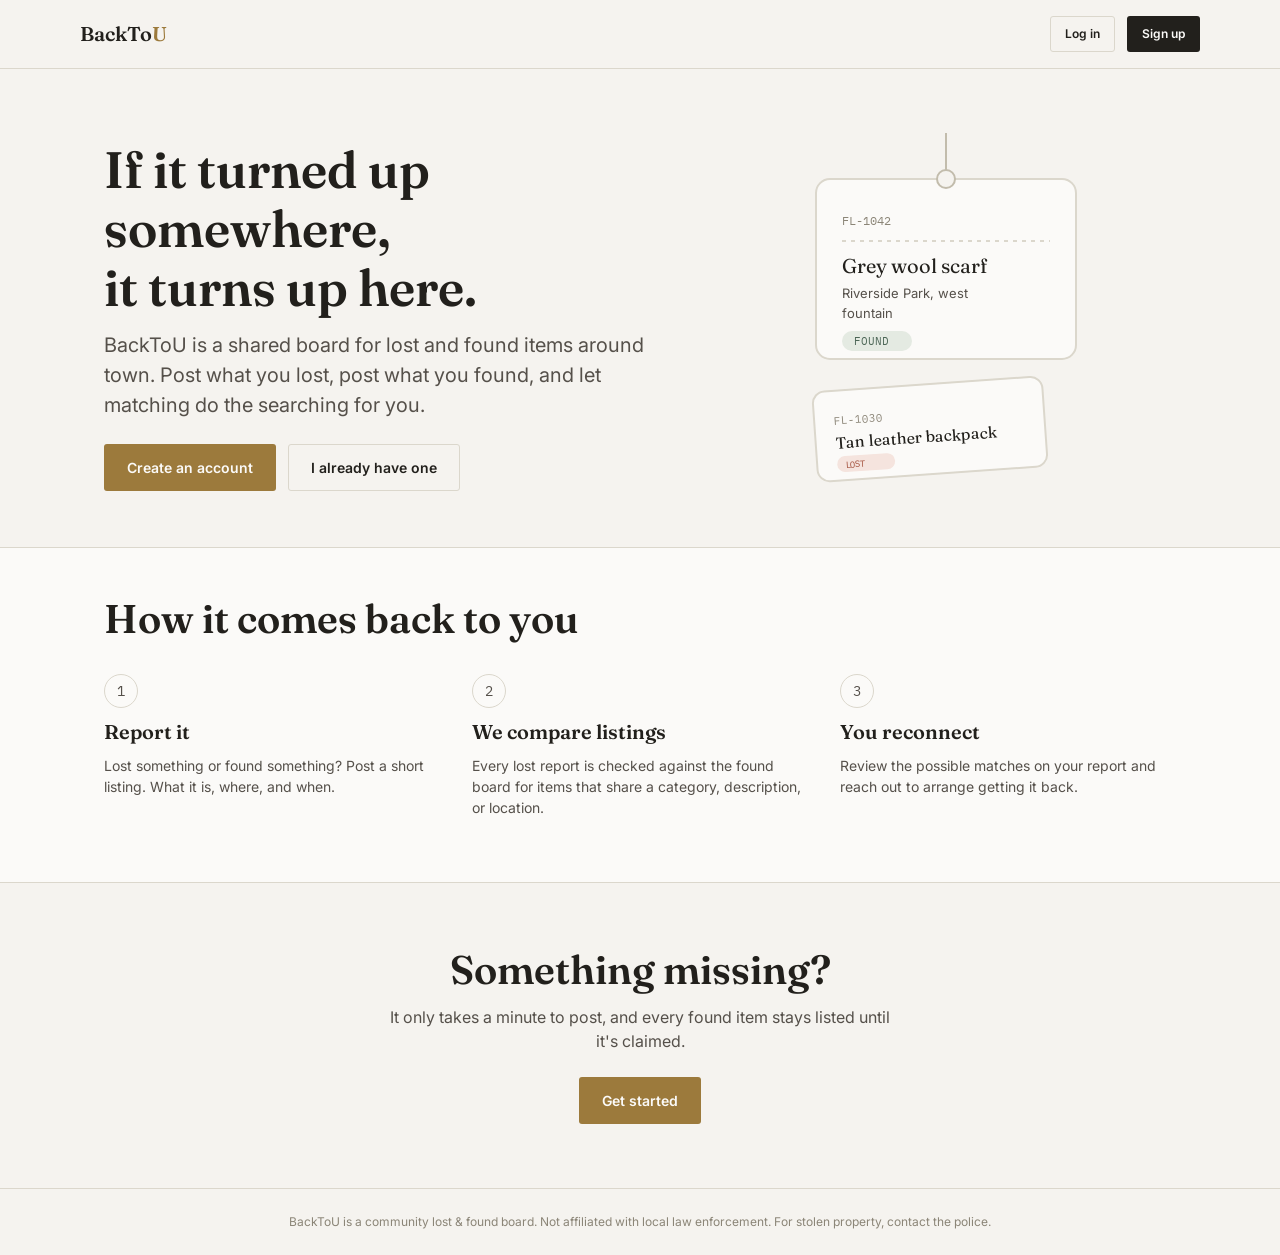
<file: index.html>
<!DOCTYPE html>
<html lang="en">
<head>
<meta charset="UTF-8">
<meta name="viewport" content="width=device-width, initial-scale=1.0">
<title>BackToU: reunite people with what they lost</title>
<link rel="stylesheet" href="css/variables.css">
<link rel="stylesheet" href="css/base.css">
<link rel="stylesheet" href="css/components.css">
<link rel="stylesheet" href="css/landing.css">
</head>
<body>

<header class="landing-header">
  <div class="container landing-header-inner">
    <a href="index.html" class="brand">BackTo<span>U</span></a>
    <nav class="landing-nav">
      <a href="login.html" class="btn btn-ghost btn-sm">Log in</a>
      <a href="signup.html" class="btn btn-primary btn-sm">Sign up</a>
    </nav>
  </div>
</header>

<main>
  <section class="hero">
    <div class="container hero-inner">
      <div class="hero-copy">
        <h1>If it turned up somewhere,<br>it turns up here.</h1>
        <p class="hero-lede">BackToU is a shared board for lost and found items around town. Post what you lost, post what you found, and let matching do the searching for you.</p>
        <div class="hero-actions">
          <a href="signup.html" class="btn btn-accent">Create an account</a>
          <a href="login.html" class="btn btn-ghost">I already have one</a>
        </div>
      </div>
      <div class="hero-art" aria-hidden="true">
        <svg viewBox="0 0 320 360" width="100%" role="img">
          <line x1="160" y1="0" x2="160" y2="46" stroke="var(--stone-300)" stroke-width="2"/>
          <g>
            <rect x="30" y="46" width="260" height="180" rx="14" fill="var(--stone-0)" stroke="var(--stone-200)" stroke-width="2"/>
            <circle cx="160" cy="46" r="9" fill="var(--bg)" stroke="var(--stone-300)" stroke-width="2"/>
            <text x="56" y="92" font-family="IBM Plex Mono, monospace" font-size="12" fill="var(--ink-faint)">FL-1042</text>
            <line x1="56" y1="108" x2="264" y2="108" stroke="var(--stone-200)" stroke-width="2" stroke-dasharray="4 5"/>
            <text x="56" y="140" font-family="Fraunces, serif" font-size="20" fill="var(--ink)">Grey wool scarf</text>
            <text x="56" y="165" font-family="Inter, sans-serif" font-size="13" fill="var(--ink-muted)">Riverside Park, west</text>
            <text x="56" y="185" font-family="Inter, sans-serif" font-size="13" fill="var(--ink-muted)">fountain</text>
            <rect x="56" y="198" width="70" height="20" rx="10" fill="var(--found-moss-bg)"/>
            <text x="68" y="212" font-family="IBM Plex Mono, monospace" font-size="11" fill="var(--found-moss)">FOUND</text>
          </g>
          <g transform="translate(30 250) rotate(-4 130 60)">
            <rect x="0" y="0" width="230" height="90" rx="12" fill="var(--stone-0)" stroke="var(--stone-200)" stroke-width="2"/>
            <text x="20" y="34" font-family="IBM Plex Mono, monospace" font-size="11" fill="var(--ink-faint)">FL-1030</text>
            <text x="20" y="58" font-family="Fraunces, serif" font-size="16" fill="var(--ink)">Tan leather backpack</text>
            <rect x="20" y="66" width="58" height="16" rx="8" fill="var(--lost-rust-bg)"/>
            <text x="28" y="78" font-family="IBM Plex Mono, monospace" font-size="9" fill="var(--lost-rust)">LOST</text>
          </g>
        </svg>
      </div>
    </div>
  </section>

  <section class="how">
    <div class="container">
      <h2>How it comes back to you</h2>
      <ol class="how-steps">
        <li>
          <span class="how-num">1</span>
          <h3>Report it</h3>
          <p>Lost something or found something? Post a short listing. What it is, where, and when.</p>
        </li>
        <li>
          <span class="how-num">2</span>
          <h3>We compare listings</h3>
          <p>Every lost report is checked against the found board for items that share a category, description, or location.</p>
        </li>
        <li>
          <span class="how-num">3</span>
          <h3>You reconnect</h3>
          <p>Review the possible matches on your report and reach out to arrange getting it back.</p>
        </li>
      </ol>
    </div>
  </section>

  <section class="cta-band">
    <div class="container cta-band-inner">
      <h2>Something missing?</h2>
      <p>It only takes a minute to post, and every found item stays listed until it's claimed.</p>
      <a href="signup.html" class="btn btn-accent">Get started</a>
    </div>
  </section>
</main>

<footer class="landing-footer">
  <div class="container">
    <p>BackToU is a community lost &amp; found board. Not affiliated with local law enforcement. For stolen property, contact the police.</p>
  </div>
</footer>

</body>
</html>
</file>
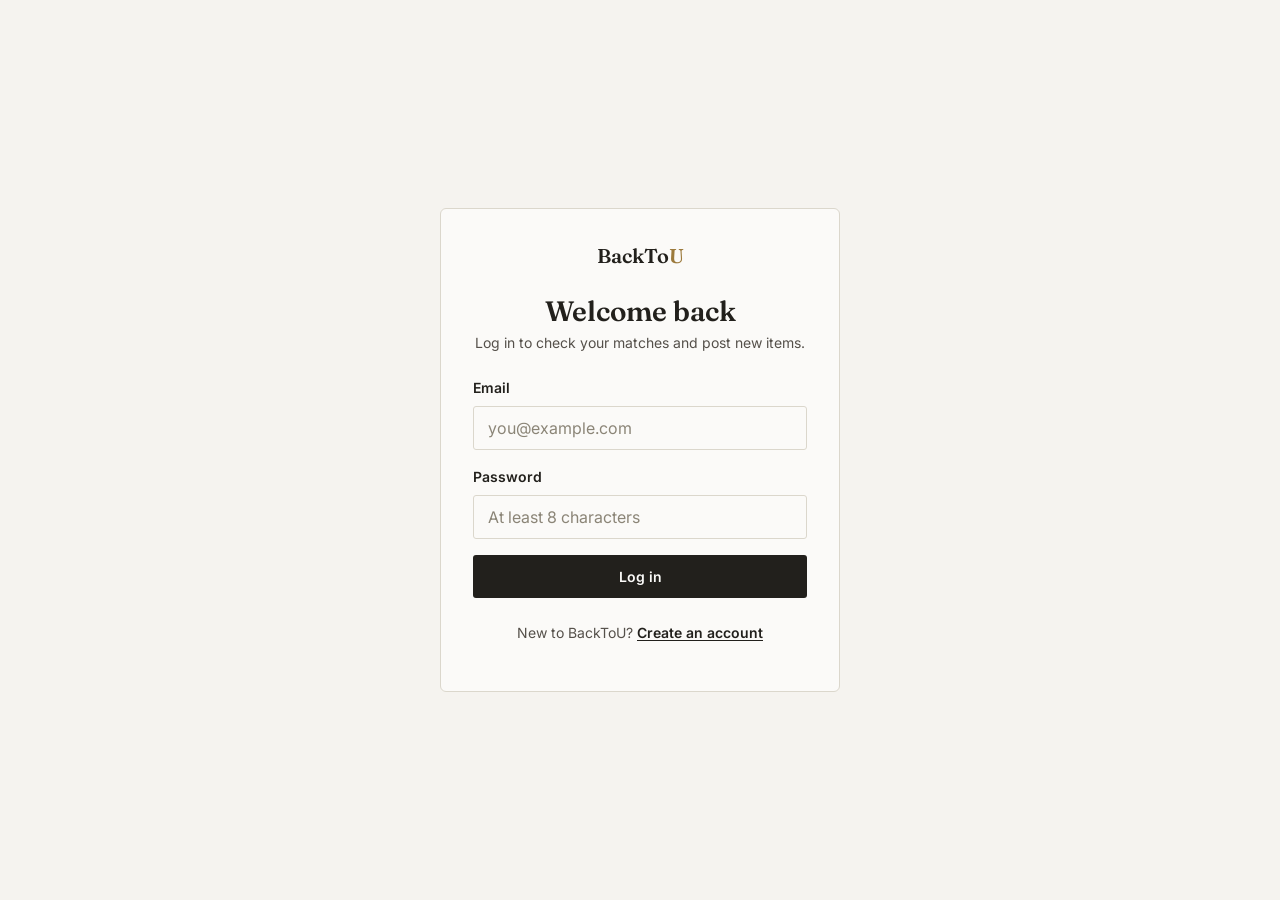
<file: create-item.html>
<!DOCTYPE html>
<html lang="en">
<head>
<meta charset="UTF-8">
<meta name="viewport" content="width=device-width, initial-scale=1.0">
<title>BackToU: Post an item</title>
<link rel="stylesheet" href="css/variables.css">
<link rel="stylesheet" href="css/base.css">
<link rel="stylesheet" href="css/components.css">
<link rel="stylesheet" href="css/app.css">
<link rel="stylesheet" href="css/forms.css">
</head>
<body>

<header class="app-header">
  <div class="container app-header-inner">
    <a href="main.html" class="brand">BackTo<span>U</span></a>
    <div class="header-spacer"></div>
    <button class="burger-btn" data-burger-open aria-label="Open menu" aria-expanded="false" aria-controls="nav-drawer">
      <svg width="20" height="20" viewBox="0 0 24 24" fill="none" stroke="currentColor" stroke-width="2"><line x1="3" y1="6" x2="21" y2="6"/><line x1="3" y1="12" x2="21" y2="12"/><line x1="3" y1="18" x2="21" y2="18"/></svg>
    </button>
  </div>
</header>

<div class="nav-scrim" data-nav-scrim></div>
<aside class="nav-drawer" id="nav-drawer" data-nav-drawer aria-label="Main menu">
  <div class="nav-drawer-head">
    <span class="brand">Menu</span>
    <button class="nav-close" data-burger-close aria-label="Close menu">
      <svg width="16" height="16" viewBox="0 0 24 24" fill="none" stroke="currentColor" stroke-width="2"><line x1="18" y1="6" x2="6" y2="18"/><line x1="6" y1="6" x2="18" y2="18"/></svg>
    </button>
  </div>
  <ul class="nav-links">
    <li><a href="main.html"><svg width="18" height="18" viewBox="0 0 24 24" fill="none" stroke="currentColor" stroke-width="2"><path d="M9 21V13a1 1 0 011-1h4a1 1 0 011 1v8"/><path d="M3 10l9-7 9 7"/></svg>Home</a></li>
    <li><a href="found-items.html"><svg width="18" height="18" viewBox="0 0 24 24" fill="none" stroke="currentColor" stroke-width="2"><path d="M20 7l-8-4-8 4 8 4 8-4z"/><path d="M4 7v10l8 4 8-4V7"/></svg>Found items</a></li>
    <li><a href="lost-items.html"><svg width="18" height="18" viewBox="0 0 24 24" fill="none" stroke="currentColor" stroke-width="2"><circle cx="11" cy="11" r="7"/><line x1="21" y1="21" x2="16.65" y2="16.65"/></svg>Lost items</a></li>
    <li><a href="create-item.html"><svg width="18" height="18" viewBox="0 0 24 24" fill="none" stroke="currentColor" stroke-width="2"><line x1="12" y1="5" x2="12" y2="19"/><line x1="5" y1="12" x2="19" y2="12"/></svg>Post a lost/found item</a></li>
    <li><a href="matches.html"><svg width="18" height="18" viewBox="0 0 24 24" fill="none" stroke="currentColor" stroke-width="2"><path d="M12 21s-7-4.35-9.5-8.5C1 9 2.5 5.5 6 5c2-.3 3.5.8 6 3.3C14.5 5.8 16 4.7 18 5c3.5.5 5 4 3.5 7.5C19 16.65 12 21 12 21z"/></svg>My matches</a></li>
  </ul>
  <div class="nav-foot">
    <div class="nav-user">
      <div class="nav-avatar" data-user-avatar>?</div>
      <div>
        <div class="nav-user-name" data-user-name>Signed in</div>
        <div class="nav-user-email" data-user-email></div>
      </div>
    </div>
    <button class="btn btn-ghost btn-block btn-sm" data-logout>Log out</button>
  </div>
</aside>

<main class="app-main">
  <div class="container form-shell">
    <div class="page-head">
      <div>
        <h1 data-form-heading>Post an item</h1>
        <p data-form-sub>Tell us what happened. The more specific the description and location, the easier it is to match.</p>
      </div>
    </div>

    <div class="alert alert-success" data-form-success role="status">Posted! Redirecting…</div>

    <div class="form-card">
      <form id="create-form" novalidate>
        <div class="field">
          <label>Type of post</label>
          <div class="radio-row">
            <label class="radio-card">
              <input type="radio" name="type" value="found" checked>
              <div class="kind">Found</div>
              <div class="desc">You found something and want to report it</div>
            </label>
            <label class="radio-card">
              <input type="radio" name="type" value="lost">
              <div class="kind">Lost</div>
              <div class="desc">You lost something and want to be matched</div>
            </label>
          </div>
        </div>

        <div class="field" data-field="title">
          <label for="title">Item title</label>
          <input type="text" id="title" name="title" placeholder="e.g. Grey wool scarf" required>
          <p class="error">Enter a short title for the item.</p>
        </div>

        <div class="field" data-field="category">
          <label for="category">Category</label>
          <select id="category" name="category" required>
            <option value="">Select a category</option>
            <option>Bags</option>
            <option>Clothing</option>
            <option>Electronics</option>
            <option>Keys</option>
            <option>Jewelry</option>
            <option>Accessories</option>
            <option>Sports</option>
            <option>Documents</option>
            <option>Other</option>
          </select>
          <p class="error">Choose a category.</p>
        </div>

        <div class="field-row">
          <div class="field" data-field="date">
            <label for="date" data-date-label>Date found</label>
            <input type="date" id="date" name="date" required>
            <p class="error">Choose the date it was lost or found.</p>
          </div>
          <div class="field" data-field="end_date">
            <label for="end_date">To <span class="hint-inline">(optional)</span></label>
            <input type="date" id="end_date" name="end_date">
            <p class="error">Choose a date after the first one.</p>
          </div>
        </div>

        <div class="field-row">
          <div class="field" data-field="brand">
            <label for="brand">Brand <span class="hint-inline">(optional)</span></label>
            <input type="text" id="brand" name="brand" maxlength="100" placeholder="e.g. Fjallraven">
          </div>
          <div class="field" data-field="colors">
            <label for="colors">Colors</label>
            <input type="text" id="colors" name="colors" placeholder="e.g. grey, black" required>
            <p class="error">Enter at least one color. Each color must be 20 characters or fewer.</p>
          </div>
        </div>

        <div class="field" data-field="location">
          <label for="location">Location</label>
          <input type="text" id="location" name="location" placeholder="e.g. Riverside Park, west fountain" required>
          <p class="error">Enter where it was lost or found.</p>
        </div>

        <div class="field" data-field="description">
          <label for="description">Description <span class="hint-inline">(optional)</span></label>
          <textarea id="description" name="description" maxlength="2000" placeholder="Distinguishing details…"></textarea>
          <p class="error">Description must be 2,000 characters or fewer.</p>
        </div>

        <div class="field" data-field="photo">
          <label for="photo">Photo <span class="hint-inline">(optional)</span></label>
          <div class="photo-drop">
            <input type="file" id="photo" accept="image/jpeg,image/png,image/webp" data-photo-input>
            <span>Click to choose a photo</span>
          </div>
          <img class="photo-preview" data-photo-preview alt="Photo preview" hidden>
          <p class="error" data-photo-error></p>
        </div>

        <div class="alert alert-error" data-form-alert role="alert"></div>

        <div class="form-actions">
          <a href="main.html" class="btn btn-ghost" data-form-cancel>Cancel</a>
          <button type="submit" class="btn btn-accent">
            <span data-btn-label>Post item</span>
          </button>
        </div>
      </form>
    </div>
  </div>
</main>

<script src="js/utils.js"></script>
<script src="js/models.js"></script>
<script src="js/api.js"></script>
<script src="js/auth.js"></script>
<script src="js/nav.js"></script>
<script src="js/photo.js"></script>
<script src="js/create-item.js"></script>
</body>
</html>
</file>
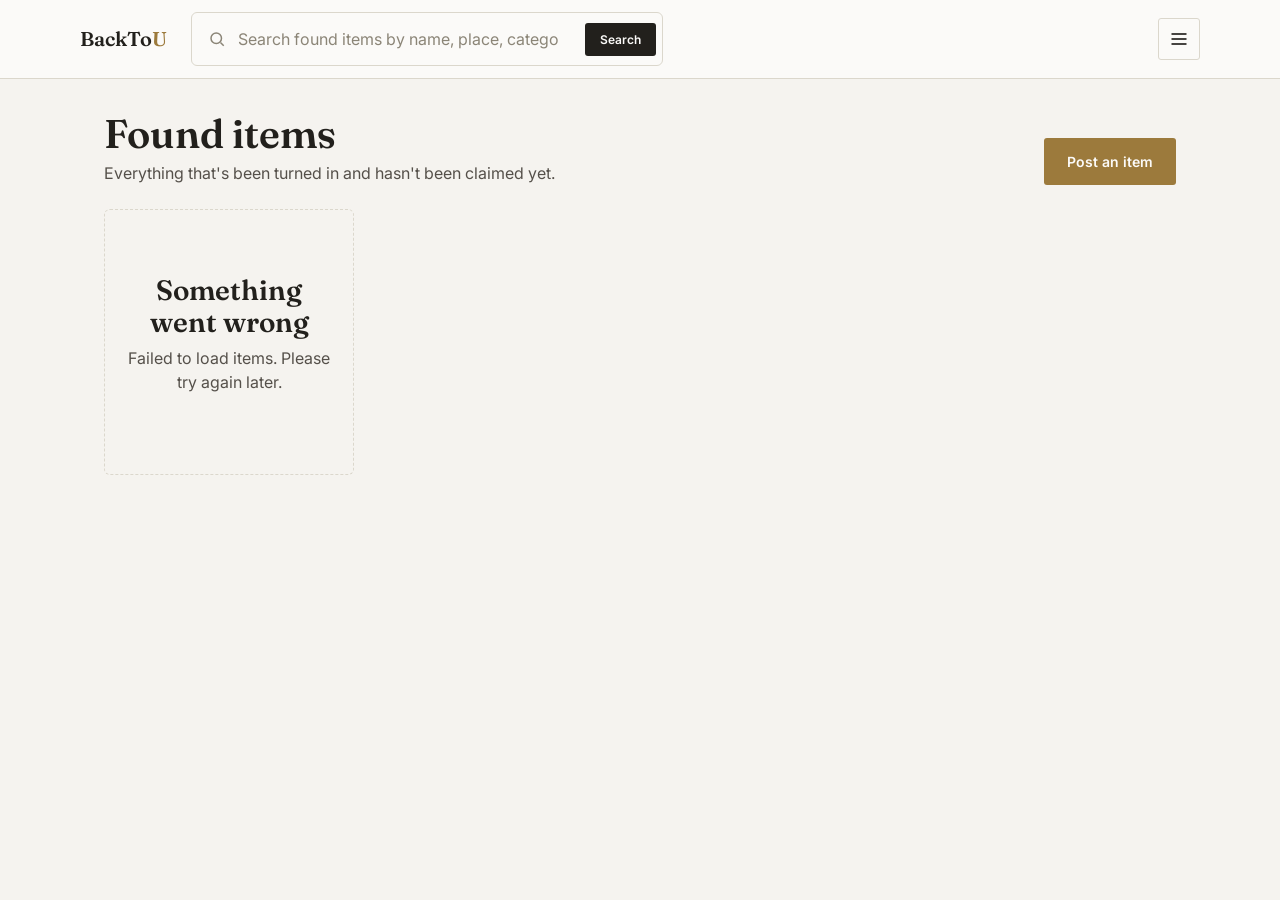
<file: found-items.html>
<!DOCTYPE html>
<html lang="en">
<head>
<meta charset="UTF-8">
<meta name="viewport" content="width=device-width, initial-scale=1.0">
<title>BackToU: Found items</title>
<link rel="stylesheet" href="css/variables.css">
<link rel="stylesheet" href="css/base.css">
<link rel="stylesheet" href="css/components.css">
<link rel="stylesheet" href="css/app.css">
</head>
<body data-item-type="found">

<header class="app-header">
  <div class="container app-header-inner">
    <a href="main.html" class="brand">BackTo<span>U</span></a>

    <form class="search-bar" role="search" id="search-form">
      <svg width="18" height="18" viewBox="0 0 24 24" fill="none" stroke="currentColor" stroke-width="2"><circle cx="11" cy="11" r="7"/><line x1="21" y1="21" x2="16.65" y2="16.65"/></svg>
      <input type="search" id="search-input" placeholder="Search found items by name, place, category…" aria-label="Search found items">
      <button type="submit" class="btn btn-primary btn-sm">Search</button>
    </form>

    <div class="header-spacer"></div>

    <button class="burger-btn" data-burger-open aria-label="Open menu" aria-expanded="false" aria-controls="nav-drawer">
      <svg width="20" height="20" viewBox="0 0 24 24" fill="none" stroke="currentColor" stroke-width="2"><line x1="3" y1="6" x2="21" y2="6"/><line x1="3" y1="12" x2="21" y2="12"/><line x1="3" y1="18" x2="21" y2="18"/></svg>
    </button>
  </div>
</header>

<div class="nav-scrim" data-nav-scrim></div>
<aside class="nav-drawer" id="nav-drawer" data-nav-drawer aria-label="Main menu">
  <div class="nav-drawer-head">
    <span class="brand">Menu</span>
    <button class="nav-close" data-burger-close aria-label="Close menu">
      <svg width="16" height="16" viewBox="0 0 24 24" fill="none" stroke="currentColor" stroke-width="2"><line x1="18" y1="6" x2="6" y2="18"/><line x1="6" y1="6" x2="18" y2="18"/></svg>
    </button>
  </div>
  <ul class="nav-links">
    <li><a href="main.html"><svg width="18" height="18" viewBox="0 0 24 24" fill="none" stroke="currentColor" stroke-width="2"><path d="M9 21V13a1 1 0 011-1h4a1 1 0 011 1v8"/><path d="M3 10l9-7 9 7"/></svg>Home</a></li>
    <li><a href="found-items.html"><svg width="18" height="18" viewBox="0 0 24 24" fill="none" stroke="currentColor" stroke-width="2"><path d="M20 7l-8-4-8 4 8 4 8-4z"/><path d="M4 7v10l8 4 8-4V7"/></svg>Found items</a></li>
    <li><a href="lost-items.html"><svg width="18" height="18" viewBox="0 0 24 24" fill="none" stroke="currentColor" stroke-width="2"><circle cx="11" cy="11" r="7"/><line x1="21" y1="21" x2="16.65" y2="16.65"/></svg>Lost items</a></li>
    <li><a href="create-item.html"><svg width="18" height="18" viewBox="0 0 24 24" fill="none" stroke="currentColor" stroke-width="2"><line x1="12" y1="5" x2="12" y2="19"/><line x1="5" y1="12" x2="19" y2="12"/></svg>Post a lost/found item</a></li>
    <li><a href="matches.html"><svg width="18" height="18" viewBox="0 0 24 24" fill="none" stroke="currentColor" stroke-width="2"><path d="M12 21s-7-4.35-9.5-8.5C1 9 2.5 5.5 6 5c2-.3 3.5.8 6 3.3C14.5 5.8 16 4.7 18 5c3.5.5 5 4 3.5 7.5C19 16.65 12 21 12 21z"/></svg>My matches</a></li>
  </ul>
  <div class="nav-foot">
    <div class="nav-user">
      <div class="nav-avatar" data-user-avatar>?</div>
      <div>
        <div class="nav-user-name" data-user-name>Signed in</div>
        <div class="nav-user-email" data-user-email></div>
      </div>
    </div>
    <button class="btn btn-ghost btn-block btn-sm" data-logout>Log out</button>
  </div>
</aside>

<main class="app-main">
  <div class="container">
    <div class="page-head">
      <div>
        <h1>Found items</h1>
        <p>Everything that's been turned in and hasn't been claimed yet.</p>
      </div>
      <a href="create-item.html" class="btn btn-accent">Post an item</a>
    </div>

    <form class="search-bar mobile-search" role="search" id="search-form-mobile">
      <svg width="18" height="18" viewBox="0 0 24 24" fill="none" stroke="currentColor" stroke-width="2"><circle cx="11" cy="11" r="7"/><line x1="21" y1="21" x2="16.65" y2="16.65"/></svg>
      <input type="search" placeholder="Search found items…" aria-label="Search found items">
      <button type="submit" class="btn btn-primary btn-sm">Go</button>
    </form>

    <p class="results-count" id="results-count"></p>
    <div class="card-grid" id="item-grid"></div>
  </div>
</main>

<script src="js/utils.js"></script>
<script src="js/models.js"></script>
<script src="js/api.js"></script>
<script src="js/auth.js"></script>
<script src="js/nav.js"></script>
<script src="js/photo.js"></script>
<script src="js/render.js"></script>
<script src="js/item-list-page.js"></script>
</body>
</html>
</file>
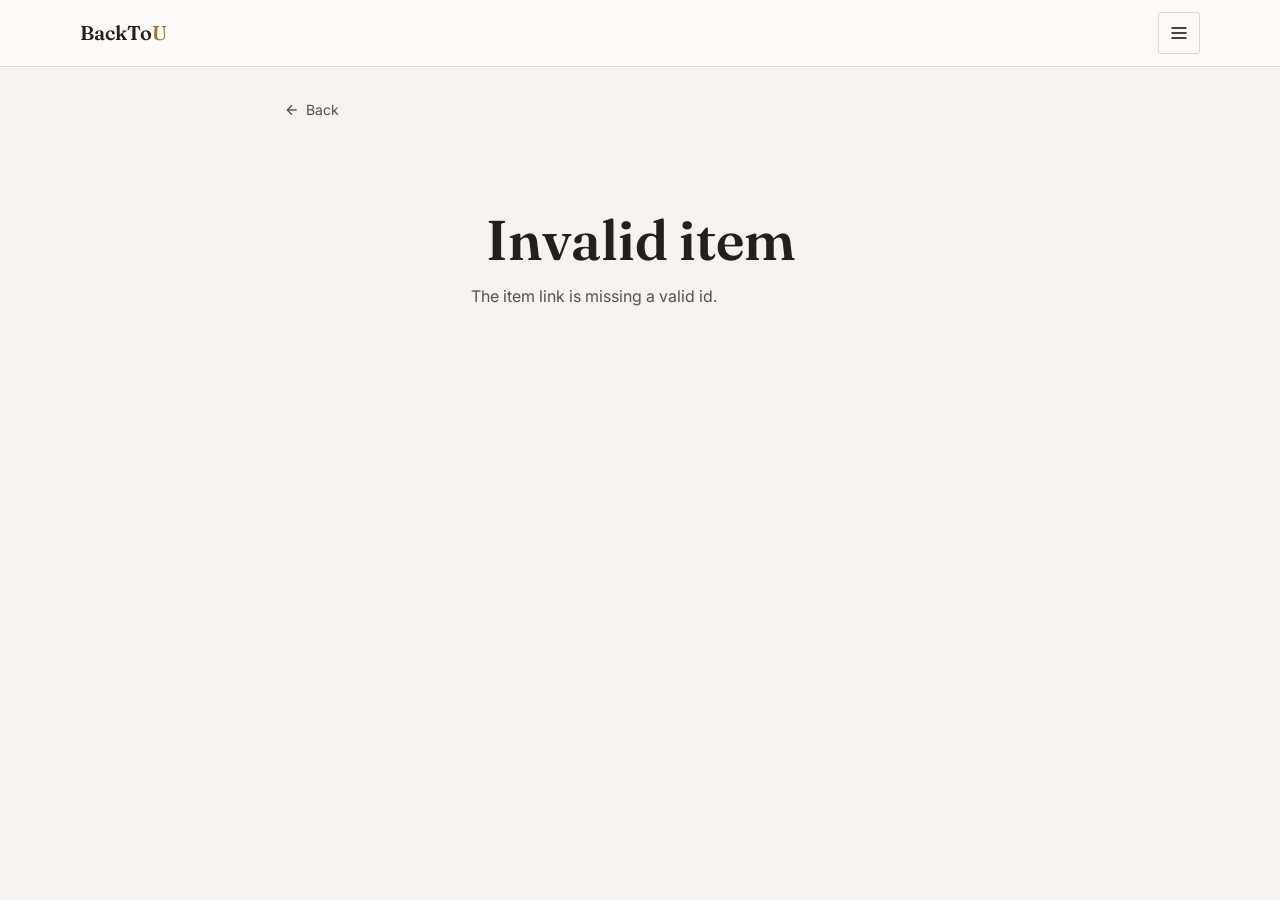
<file: item-details.html>
<!DOCTYPE html>
<html lang="en">
<head>
<meta charset="UTF-8">
<meta name="viewport" content="width=device-width, initial-scale=1.0">
<title>BackToU: Item details</title>
<link rel="stylesheet" href="css/variables.css">
<link rel="stylesheet" href="css/base.css">
<link rel="stylesheet" href="css/components.css">
<link rel="stylesheet" href="css/app.css">
<link rel="stylesheet" href="css/details.css">
</head>
<body>

<header class="app-header">
  <div class="container app-header-inner">
    <a href="main.html" class="brand">BackTo<span>U</span></a>
    <div class="header-spacer"></div>
    <button class="burger-btn" data-burger-open aria-label="Open menu" aria-expanded="false" aria-controls="nav-drawer">
      <svg width="20" height="20" viewBox="0 0 24 24" fill="none" stroke="currentColor" stroke-width="2"><line x1="3" y1="6" x2="21" y2="6"/><line x1="3" y1="12" x2="21" y2="12"/><line x1="3" y1="18" x2="21" y2="18"/></svg>
    </button>
  </div>
</header>

<div class="nav-scrim" data-nav-scrim></div>
<aside class="nav-drawer" id="nav-drawer" data-nav-drawer aria-label="Main menu">
  <div class="nav-drawer-head">
    <span class="brand">Menu</span>
    <button class="nav-close" data-burger-close aria-label="Close menu">
      <svg width="16" height="16" viewBox="0 0 24 24" fill="none" stroke="currentColor" stroke-width="2"><line x1="18" y1="6" x2="6" y2="18"/><line x1="6" y1="6" x2="18" y2="18"/></svg>
    </button>
  </div>
  <ul class="nav-links">
    <li><a href="main.html"><svg width="18" height="18" viewBox="0 0 24 24" fill="none" stroke="currentColor" stroke-width="2"><path d="M9 21V13a1 1 0 011-1h4a1 1 0 011 1v8"/><path d="M3 10l9-7 9 7"/></svg>Home</a></li>
    <li><a href="found-items.html"><svg width="18" height="18" viewBox="0 0 24 24" fill="none" stroke="currentColor" stroke-width="2"><path d="M20 7l-8-4-8 4 8 4 8-4z"/><path d="M4 7v10l8 4 8-4V7"/></svg>Found items</a></li>
    <li><a href="lost-items.html"><svg width="18" height="18" viewBox="0 0 24 24" fill="none" stroke="currentColor" stroke-width="2"><circle cx="11" cy="11" r="7"/><line x1="21" y1="21" x2="16.65" y2="16.65"/></svg>Lost items</a></li>
    <li><a href="create-item.html"><svg width="18" height="18" viewBox="0 0 24 24" fill="none" stroke="currentColor" stroke-width="2"><line x1="12" y1="5" x2="12" y2="19"/><line x1="5" y1="12" x2="19" y2="12"/></svg>Post a lost/found item</a></li>
    <li><a href="matches.html"><svg width="18" height="18" viewBox="0 0 24 24" fill="none" stroke="currentColor" stroke-width="2"><path d="M12 21s-7-4.35-9.5-8.5C1 9 2.5 5.5 6 5c2-.3 3.5.8 6 3.3C14.5 5.8 16 4.7 18 5c3.5.5 5 4 3.5 7.5C19 16.65 12 21 12 21z"/></svg>My matches</a></li>
  </ul>
  <div class="nav-foot">
    <div class="nav-user">
      <div class="nav-avatar" data-user-avatar>?</div>
      <div>
        <div class="nav-user-name" data-user-name>Signed in</div>
        <div class="nav-user-email" data-user-email></div>
      </div>
    </div>
    <button class="btn btn-ghost btn-block btn-sm" data-logout>Log out</button>
  </div>
</aside>

<main class="app-main">
  <div class="container details-shell">
    <a href="javascript:history.back()" class="back-link">
      <svg width="16" height="16" viewBox="0 0 24 24" fill="none" stroke="currentColor" stroke-width="2"><line x1="19" y1="12" x2="5" y2="12"/><polyline points="12 19 5 12 12 5"/></svg>
      Back
    </a>

    <div class="alert alert-error" data-photo-alert role="alert"></div>

    <div id="details-content">
      <p class="details-loading">Loading item…</p>
    </div>

    <div class="details-actions" data-owner-actions hidden>
      <a class="btn btn-ghost" data-edit-item>Edit</a>
      <button type="button" class="btn btn-primary" data-resolve-item>Mark as resolved</button>
      <button type="button" class="btn btn-danger" data-delete-item>Delete post</button>
    </div>

    <dialog class="confirm-dialog" data-resolve-confirm aria-labelledby="resolve-confirm-title">
      <form method="dialog" class="confirm-dialog-body">
        <h2 class="confirm-dialog-title" id="resolve-confirm-title">Mark this item as returned?</h2>
        <p class="confirm-dialog-copy">
          This closes the post and turns off messaging.
        </p>
        <p class="confirm-dialog-copy">
          It cannot be undone.
        </p>
        <div class="confirm-dialog-actions">
          <button type="submit" value="cancel" class="btn btn-ghost">Cancel</button>
          <button type="submit" value="confirm" class="btn btn-primary">Yes, mark as returned</button>
        </div>
      </form>
    </dialog>

    <dialog class="confirm-dialog" data-delete-confirm aria-labelledby="delete-confirm-title">
      <form method="dialog" class="confirm-dialog-body">
        <h2 class="confirm-dialog-title" id="delete-confirm-title">Delete this post?</h2>
        <p class="confirm-dialog-copy">
          This post will no longer appear in listings or matches.
        </p>
        <p class="confirm-dialog-copy">
          It cannot be undone.
        </p>
        <div class="confirm-dialog-actions">
          <button type="submit" value="cancel" class="btn btn-ghost">Cancel</button>
          <button type="submit" value="confirm" class="btn btn-danger">Yes, delete</button>
        </div>
      </form>
    </dialog>
  </div>
</main>

<script src="js/utils.js"></script>
<script src="js/models.js"></script>
<script src="js/api.js"></script>
<script src="js/auth.js"></script>
<script src="js/nav.js"></script>
<script src="js/photo.js"></script>
<script src="js/render.js"></script>
<script src="js/details.js"></script>
</body>
</html>
</file>
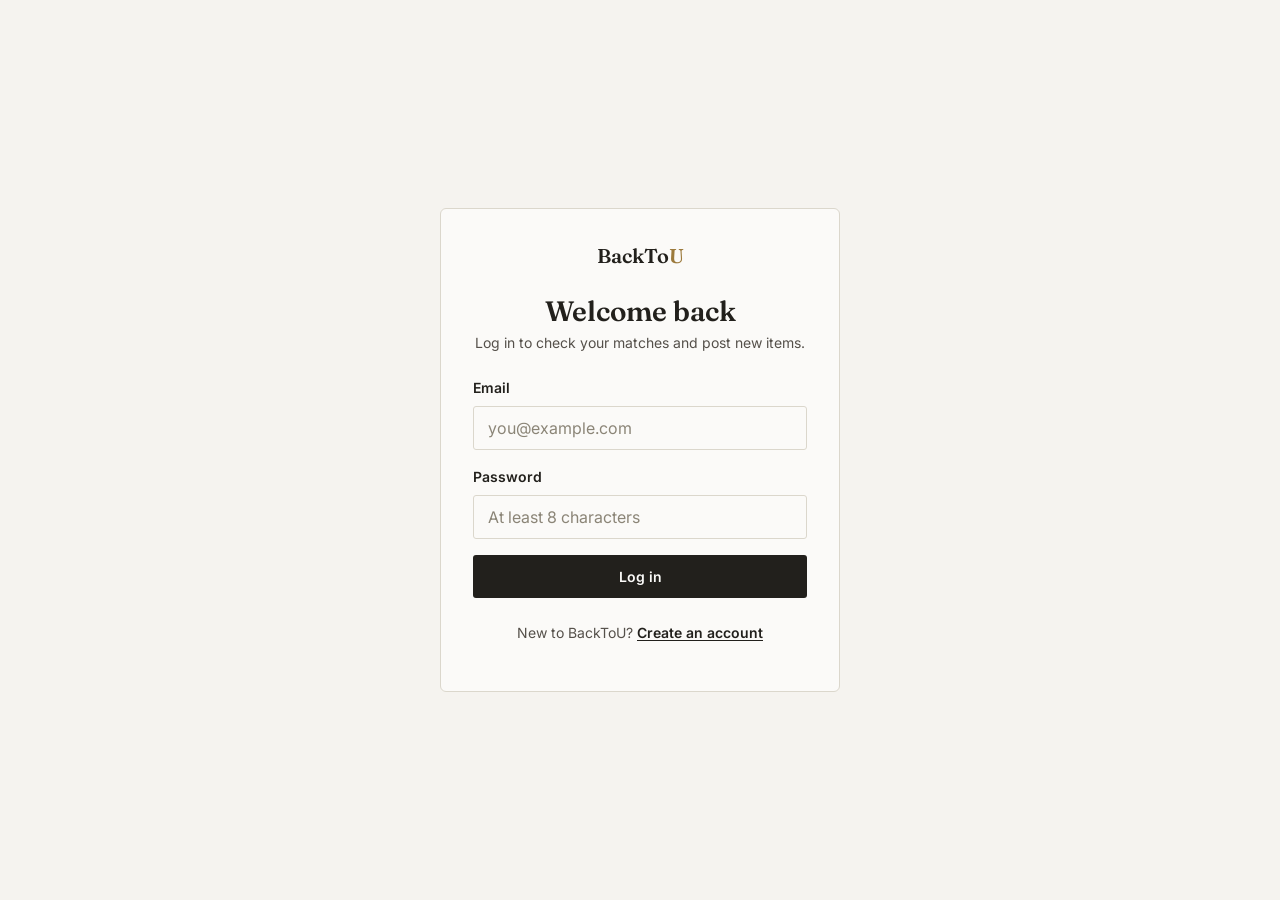
<file: login.html>
<!DOCTYPE html>
<html lang="en">
<head>
<meta charset="UTF-8">
<meta name="viewport" content="width=device-width, initial-scale=1.0">
<title>BackToU: Log in</title>
<link rel="stylesheet" href="css/variables.css">
<link rel="stylesheet" href="css/base.css">
<link rel="stylesheet" href="css/components.css">
<link rel="stylesheet" href="css/auth.css">
</head>
<body>

<div class="auth-shell">
  <div class="auth-card">
    <a href="index.html" class="brand auth-brand">BackTo<span>U</span></a>
    <h1>Welcome back</h1>
    <p class="auth-sub">Log in to check your matches and post new items.</p>

    <div class="alert alert-error" data-form-alert role="alert"></div>

    <form id="login-form" novalidate>
      <div class="field" data-field="email">
        <label for="email">Email</label>
        <input type="email" id="email" name="email" placeholder="you@example.com" autocomplete="email" required>
        <p class="error">Enter a valid email address.</p>
      </div>

      <div class="field" data-field="password">
        <label for="password">Password</label>
        <input type="password" id="password" name="password" placeholder="At least 8 characters" autocomplete="current-password" required>
        <p class="error">Password must be at least 8 characters.</p>
      </div>

      <button type="submit" class="btn btn-primary btn-block">
        <span data-btn-label>Log in</span>
      </button>
    </form>

    <p class="auth-switch">New to BackToU? <a href="signup.html">Create an account</a></p>
  </div>
</div>

<script src="js/utils.js"></script>
<script src="js/models.js"></script>
<script src="js/api.js"></script>
<script src="js/auth.js"></script>
<script src="js/login.js"></script>
</body>
</html>
</file>
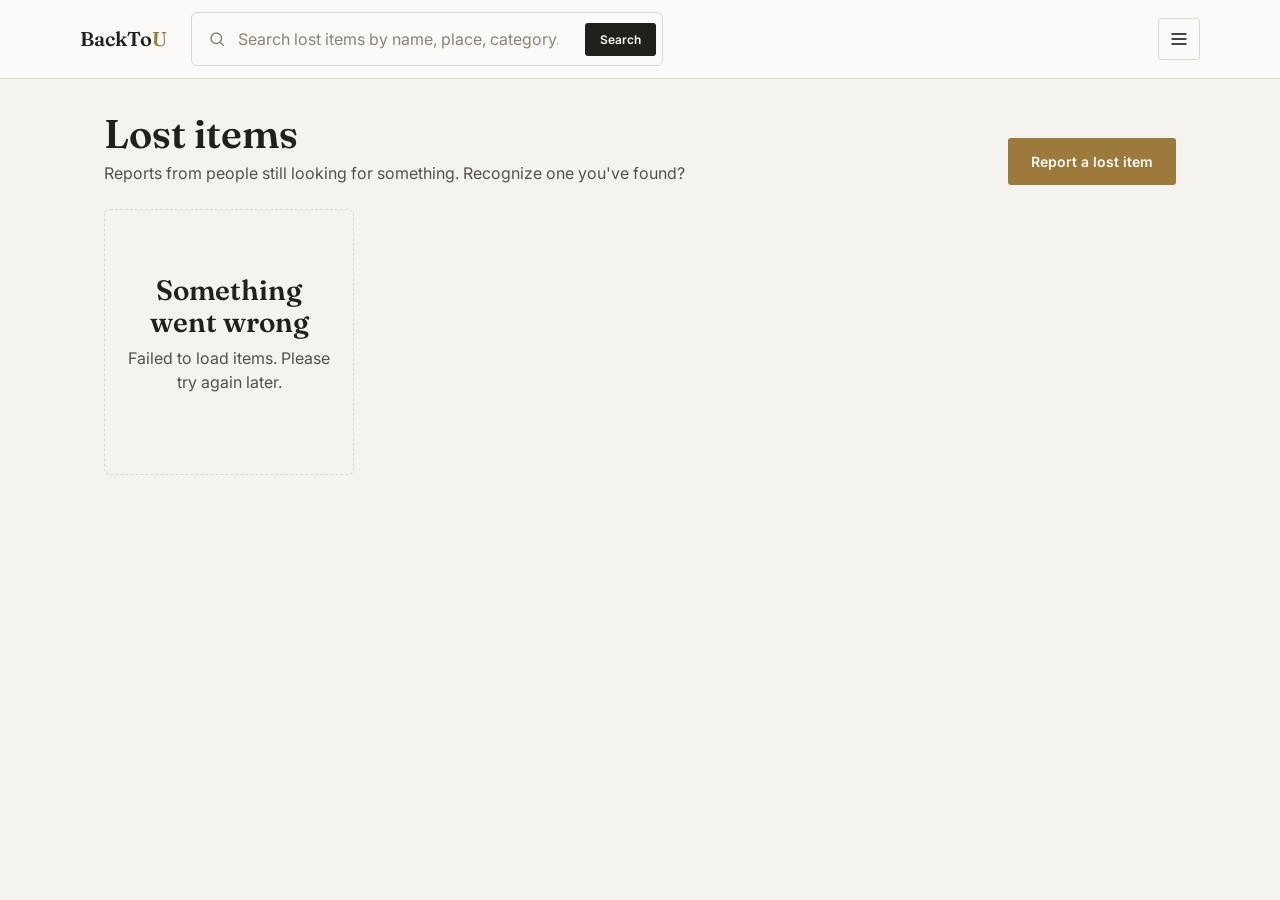
<file: lost-items.html>
<!DOCTYPE html>
<html lang="en">
<head>
<meta charset="UTF-8">
<meta name="viewport" content="width=device-width, initial-scale=1.0">
<title>BackToU: Lost items</title>
<link rel="stylesheet" href="css/variables.css">
<link rel="stylesheet" href="css/base.css">
<link rel="stylesheet" href="css/components.css">
<link rel="stylesheet" href="css/app.css">
</head>
<body data-item-type="lost">

<header class="app-header">
  <div class="container app-header-inner">
    <a href="main.html" class="brand">BackTo<span>U</span></a>

    <form class="search-bar" role="search" id="search-form">
      <svg width="18" height="18" viewBox="0 0 24 24" fill="none" stroke="currentColor" stroke-width="2"><circle cx="11" cy="11" r="7"/><line x1="21" y1="21" x2="16.65" y2="16.65"/></svg>
      <input type="search" id="search-input" placeholder="Search lost items by name, place, category…" aria-label="Search lost items">
      <button type="submit" class="btn btn-primary btn-sm">Search</button>
    </form>

    <div class="header-spacer"></div>

    <button class="burger-btn" data-burger-open aria-label="Open menu" aria-expanded="false" aria-controls="nav-drawer">
      <svg width="20" height="20" viewBox="0 0 24 24" fill="none" stroke="currentColor" stroke-width="2"><line x1="3" y1="6" x2="21" y2="6"/><line x1="3" y1="12" x2="21" y2="12"/><line x1="3" y1="18" x2="21" y2="18"/></svg>
    </button>
  </div>
</header>

<div class="nav-scrim" data-nav-scrim></div>
<aside class="nav-drawer" id="nav-drawer" data-nav-drawer aria-label="Main menu">
  <div class="nav-drawer-head">
    <span class="brand">Menu</span>
    <button class="nav-close" data-burger-close aria-label="Close menu">
      <svg width="16" height="16" viewBox="0 0 24 24" fill="none" stroke="currentColor" stroke-width="2"><line x1="18" y1="6" x2="6" y2="18"/><line x1="6" y1="6" x2="18" y2="18"/></svg>
    </button>
  </div>
  <ul class="nav-links">
    <li><a href="main.html"><svg width="18" height="18" viewBox="0 0 24 24" fill="none" stroke="currentColor" stroke-width="2"><path d="M9 21V13a1 1 0 011-1h4a1 1 0 011 1v8"/><path d="M3 10l9-7 9 7"/></svg>Home</a></li>
    <li><a href="found-items.html"><svg width="18" height="18" viewBox="0 0 24 24" fill="none" stroke="currentColor" stroke-width="2"><path d="M20 7l-8-4-8 4 8 4 8-4z"/><path d="M4 7v10l8 4 8-4V7"/></svg>Found items</a></li>
    <li><a href="lost-items.html"><svg width="18" height="18" viewBox="0 0 24 24" fill="none" stroke="currentColor" stroke-width="2"><circle cx="11" cy="11" r="7"/><line x1="21" y1="21" x2="16.65" y2="16.65"/></svg>Lost items</a></li>
    <li><a href="create-item.html"><svg width="18" height="18" viewBox="0 0 24 24" fill="none" stroke="currentColor" stroke-width="2"><line x1="12" y1="5" x2="12" y2="19"/><line x1="5" y1="12" x2="19" y2="12"/></svg>Post a lost/found item</a></li>
    <li><a href="matches.html"><svg width="18" height="18" viewBox="0 0 24 24" fill="none" stroke="currentColor" stroke-width="2"><path d="M12 21s-7-4.35-9.5-8.5C1 9 2.5 5.5 6 5c2-.3 3.5.8 6 3.3C14.5 5.8 16 4.7 18 5c3.5.5 5 4 3.5 7.5C19 16.65 12 21 12 21z"/></svg>My matches</a></li>
  </ul>
  <div class="nav-foot">
    <div class="nav-user">
      <div class="nav-avatar" data-user-avatar>?</div>
      <div>
        <div class="nav-user-name" data-user-name>Signed in</div>
        <div class="nav-user-email" data-user-email></div>
      </div>
    </div>
    <button class="btn btn-ghost btn-block btn-sm" data-logout>Log out</button>
  </div>
</aside>

<main class="app-main">
  <div class="container">
    <div class="page-head">
      <div>
        <h1>Lost items</h1>
        <p>Reports from people still looking for something. Recognize one you've found?</p>
      </div>
      <a href="create-item.html" class="btn btn-accent">Report a lost item</a>
    </div>

    <form class="search-bar mobile-search" role="search" id="search-form-mobile">
      <svg width="18" height="18" viewBox="0 0 24 24" fill="none" stroke="currentColor" stroke-width="2"><circle cx="11" cy="11" r="7"/><line x1="21" y1="21" x2="16.65" y2="16.65"/></svg>
      <input type="search" placeholder="Search lost items…" aria-label="Search lost items">
      <button type="submit" class="btn btn-primary btn-sm">Go</button>
    </form>

    <p class="results-count" id="results-count"></p>
    <div class="card-grid" id="item-grid"></div>
  </div>
</main>

<script src="js/utils.js"></script>
<script src="js/models.js"></script>
<script src="js/api.js"></script>
<script src="js/auth.js"></script>
<script src="js/nav.js"></script>
<script src="js/photo.js"></script>
<script src="js/render.js"></script>
<script src="js/item-list-page.js"></script>
</body>
</html>
</file>
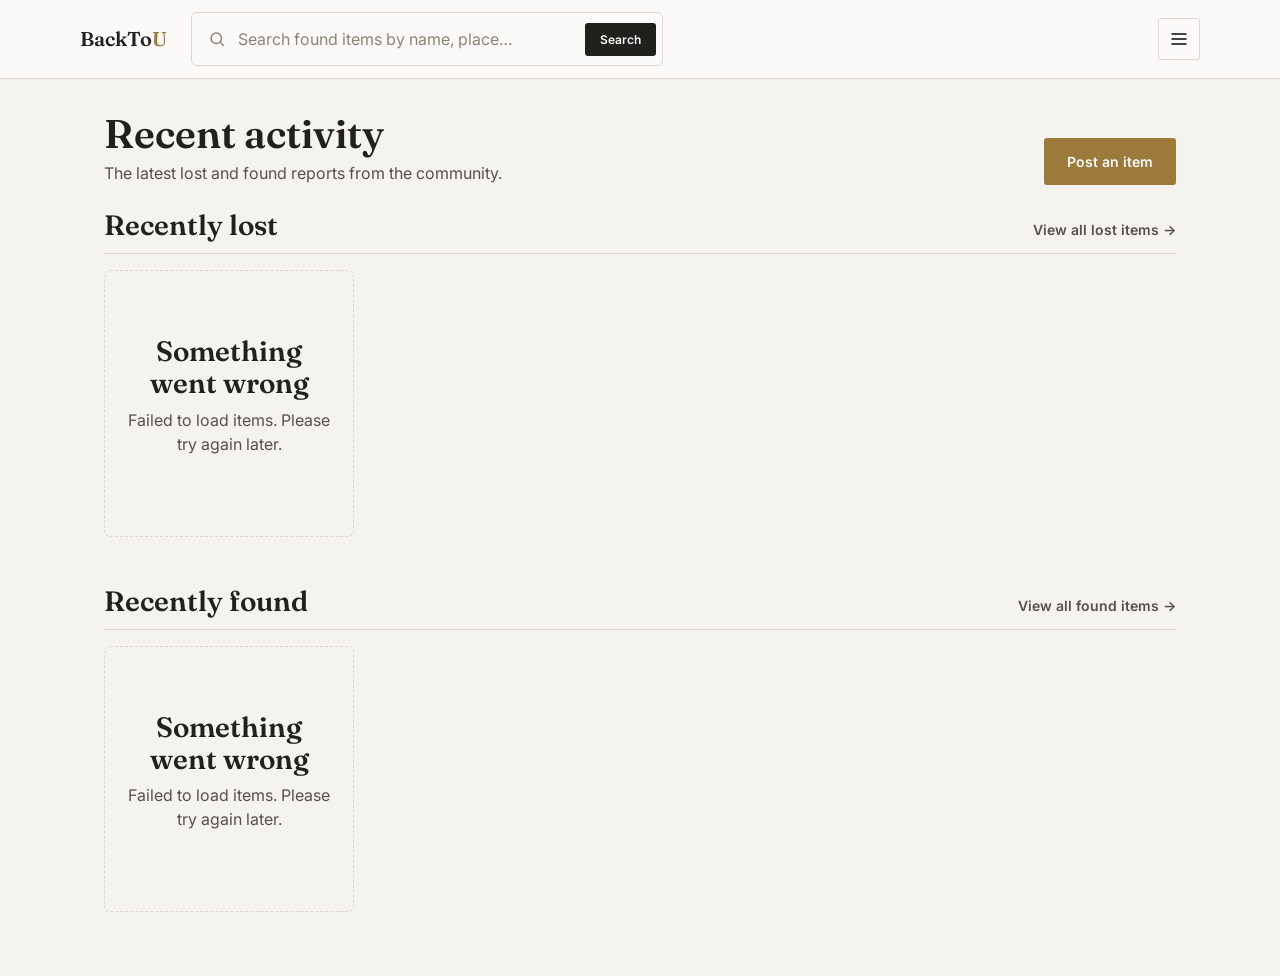
<file: main.html>
<!DOCTYPE html>
<html lang="en">
<head>
<meta charset="UTF-8">
<meta name="viewport" content="width=device-width, initial-scale=1.0">
<title>BackToU</title>
<link rel="stylesheet" href="css/variables.css">
<link rel="stylesheet" href="css/base.css">
<link rel="stylesheet" href="css/components.css">
<link rel="stylesheet" href="css/app.css">
<link rel="stylesheet" href="css/dashboard.css">
</head>
<body>

<header class="app-header">
  <div class="container app-header-inner">
    <a href="main.html" class="brand">BackTo<span>U</span></a>

    <form class="search-bar" role="search" action="found-items.html" method="get">
      <svg width="18" height="18" viewBox="0 0 24 24" fill="none" stroke="currentColor" stroke-width="2"><circle cx="11" cy="11" r="7"/><line x1="21" y1="21" x2="16.65" y2="16.65"/></svg>
      <input type="search" name="q" placeholder="Search found items by name, place…" aria-label="Search found items">
      <button type="submit" class="btn btn-primary btn-sm">Search</button>
    </form>

    <div class="header-spacer"></div>

    <button class="burger-btn" data-burger-open aria-label="Open menu" aria-expanded="false" aria-controls="nav-drawer">
      <svg width="20" height="20" viewBox="0 0 24 24" fill="none" stroke="currentColor" stroke-width="2"><line x1="3" y1="6" x2="21" y2="6"/><line x1="3" y1="12" x2="21" y2="12"/><line x1="3" y1="18" x2="21" y2="18"/></svg>
    </button>
  </div>
</header>

<div class="nav-scrim" data-nav-scrim></div>
<aside class="nav-drawer" id="nav-drawer" data-nav-drawer aria-label="Main menu">
  <div class="nav-drawer-head">
    <span class="brand">Menu</span>
    <button class="nav-close" data-burger-close aria-label="Close menu">
      <svg width="16" height="16" viewBox="0 0 24 24" fill="none" stroke="currentColor" stroke-width="2"><line x1="18" y1="6" x2="6" y2="18"/><line x1="6" y1="6" x2="18" y2="18"/></svg>
    </button>
  </div>
  <ul class="nav-links">
    <li><a href="main.html"><svg width="18" height="18" viewBox="0 0 24 24" fill="none" stroke="currentColor" stroke-width="2"><path d="M9 21V13a1 1 0 011-1h4a1 1 0 011 1v8"/><path d="M3 10l9-7 9 7"/></svg>Home</a></li>
    <li><a href="found-items.html"><svg width="18" height="18" viewBox="0 0 24 24" fill="none" stroke="currentColor" stroke-width="2"><path d="M20 7l-8-4-8 4 8 4 8-4z"/><path d="M4 7v10l8 4 8-4V7"/></svg>Found items</a></li>
    <li><a href="lost-items.html"><svg width="18" height="18" viewBox="0 0 24 24" fill="none" stroke="currentColor" stroke-width="2"><circle cx="11" cy="11" r="7"/><line x1="21" y1="21" x2="16.65" y2="16.65"/></svg>Lost items</a></li>
    <li><a href="create-item.html"><svg width="18" height="18" viewBox="0 0 24 24" fill="none" stroke="currentColor" stroke-width="2"><line x1="12" y1="5" x2="12" y2="19"/><line x1="5" y1="12" x2="19" y2="12"/></svg>Post a lost/found item</a></li>
    <li><a href="matches.html"><svg width="18" height="18" viewBox="0 0 24 24" fill="none" stroke="currentColor" stroke-width="2"><path d="M12 21s-7-4.35-9.5-8.5C1 9 2.5 5.5 6 5c2-.3 3.5.8 6 3.3C14.5 5.8 16 4.7 18 5c3.5.5 5 4 3.5 7.5C19 16.65 12 21 12 21z"/></svg>My matches</a></li>
  </ul>
  <div class="nav-foot">
    <div class="nav-user">
      <div class="nav-avatar" data-user-avatar>?</div>
      <div>
        <div class="nav-user-name" data-user-name>Signed in</div>
        <div class="nav-user-email" data-user-email></div>
      </div>
    </div>
    <button class="btn btn-ghost btn-block btn-sm" data-logout>Log out</button>
  </div>
</aside>

<main class="app-main">
  <div class="container">
    <div class="page-head">
      <div>
        <h1 data-greeting>Welcome back</h1>
        <p data-greeting-sub>Here's what's new since you last checked.</p>
      </div>
      <a href="create-item.html" class="btn btn-accent">Post an item</a>
    </div>

    <form class="search-bar mobile-search" role="search" action="found-items.html" method="get">
      <svg width="18" height="18" viewBox="0 0 24 24" fill="none" stroke="currentColor" stroke-width="2"><circle cx="11" cy="11" r="7"/><line x1="21" y1="21" x2="16.65" y2="16.65"/></svg>
      <input type="search" name="q" placeholder="Search found items…" aria-label="Search found items">
      <button type="submit" class="btn btn-primary btn-sm">Go</button>
    </form>

    <section class="dash-section">
      <div class="dash-section-head">
        <h2>Recently lost</h2>
        <a href="lost-items.html" class="dash-view-all">View all lost items →</a>
      </div>
      <div class="card-grid" id="recent-lost-grid"></div>
    </section>

    <section class="dash-section">
      <div class="dash-section-head">
        <h2>Recently found</h2>
        <a href="found-items.html" class="dash-view-all">View all found items →</a>
      </div>
      <div class="card-grid" id="recent-found-grid"></div>
    </section>
  </div>
</main>

<script src="js/utils.js"></script>
<script src="js/models.js"></script>
<script src="js/api.js"></script>
<script src="js/auth.js"></script>
<script src="js/nav.js"></script>
<script src="js/photo.js"></script>
<script src="js/render.js"></script>
<script src="js/main.js"></script>
</body>
</html>
</file>
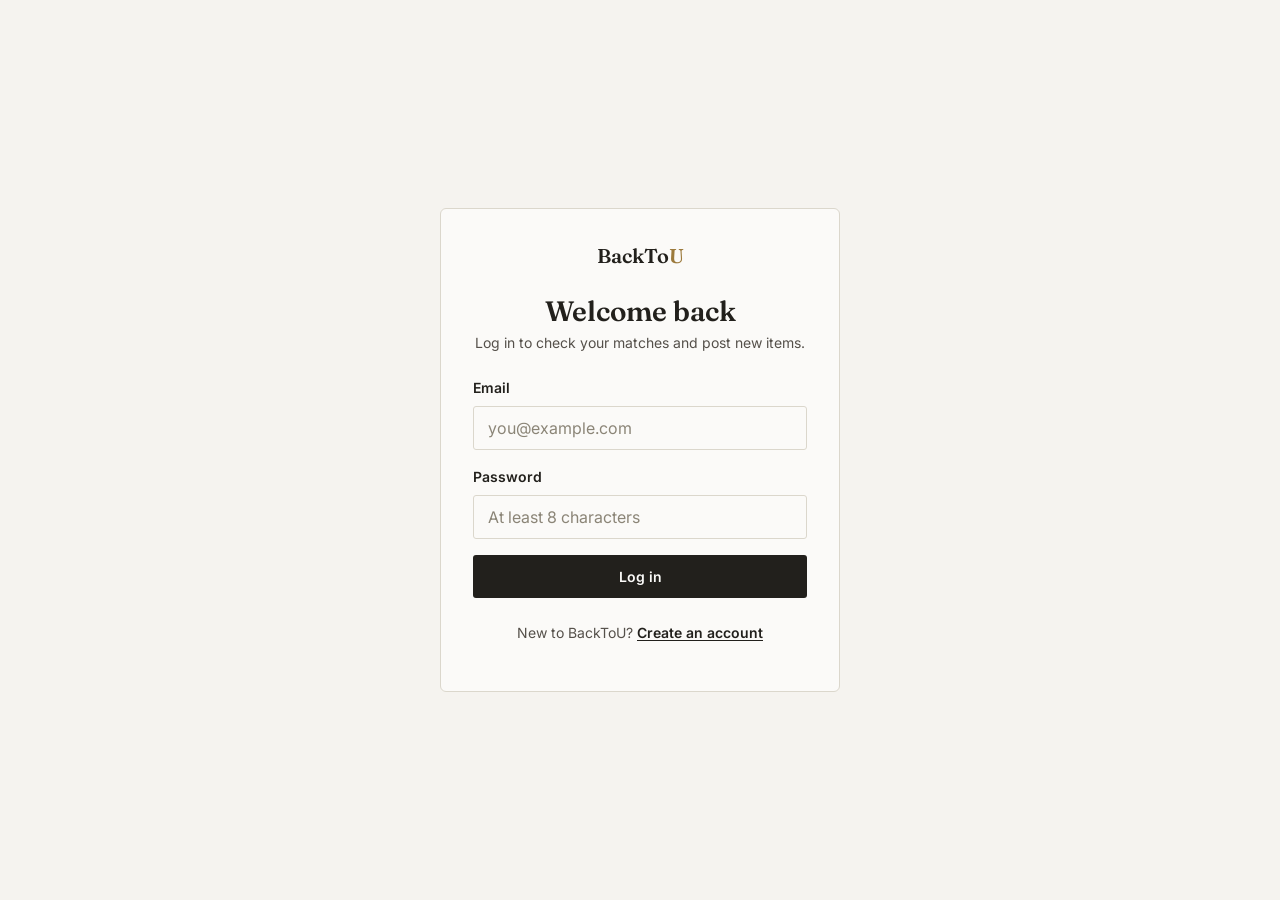
<file: matches.html>
<!DOCTYPE html>
<html lang="en">
<head>
<meta charset="UTF-8">
<meta name="viewport" content="width=device-width, initial-scale=1.0">
<title>BackToU: My matches</title>
<link rel="stylesheet" href="css/variables.css">
<link rel="stylesheet" href="css/base.css">
<link rel="stylesheet" href="css/components.css">
<link rel="stylesheet" href="css/app.css">
<link rel="stylesheet" href="css/matches.css">
</head>
<body>

<header class="app-header">
  <div class="container app-header-inner">
    <a href="main.html" class="brand">BackTo<span>U</span></a>

    <form class="search-bar" role="search" action="found-items.html" method="get">
      <svg width="18" height="18" viewBox="0 0 24 24" fill="none" stroke="currentColor" stroke-width="2"><circle cx="11" cy="11" r="7"/><line x1="21" y1="21" x2="16.65" y2="16.65"/></svg>
      <input type="search" name="q" placeholder="Search found items by name, place…" aria-label="Search found items">
      <button type="submit" class="btn btn-primary btn-sm">Search</button>
    </form>

    <div class="header-spacer"></div>

    <button class="burger-btn" data-burger-open aria-label="Open menu" aria-expanded="false" aria-controls="nav-drawer">
      <svg width="20" height="20" viewBox="0 0 24 24" fill="none" stroke="currentColor" stroke-width="2"><line x1="3" y1="6" x2="21" y2="6"/><line x1="3" y1="12" x2="21" y2="12"/><line x1="3" y1="18" x2="21" y2="18"/></svg>
    </button>
  </div>
</header>

<div class="nav-scrim" data-nav-scrim></div>
<aside class="nav-drawer" id="nav-drawer" data-nav-drawer aria-label="Main menu">
  <div class="nav-drawer-head">
    <span class="brand">Menu</span>
    <button class="nav-close" data-burger-close aria-label="Close menu">
      <svg width="16" height="16" viewBox="0 0 24 24" fill="none" stroke="currentColor" stroke-width="2"><line x1="18" y1="6" x2="6" y2="18"/><line x1="6" y1="6" x2="18" y2="18"/></svg>
    </button>
  </div>
  <ul class="nav-links">
    <li><a href="main.html"><svg width="18" height="18" viewBox="0 0 24 24" fill="none" stroke="currentColor" stroke-width="2"><path d="M9 21V13a1 1 0 011-1h4a1 1 0 011 1v8"/><path d="M3 10l9-7 9 7"/></svg>Home</a></li>
    <li><a href="found-items.html"><svg width="18" height="18" viewBox="0 0 24 24" fill="none" stroke="currentColor" stroke-width="2"><path d="M20 7l-8-4-8 4 8 4 8-4z"/><path d="M4 7v10l8 4 8-4V7"/></svg>Found items</a></li>
    <li><a href="lost-items.html"><svg width="18" height="18" viewBox="0 0 24 24" fill="none" stroke="currentColor" stroke-width="2"><circle cx="11" cy="11" r="7"/><line x1="21" y1="21" x2="16.65" y2="16.65"/></svg>Lost items</a></li>
    <li><a href="create-item.html"><svg width="18" height="18" viewBox="0 0 24 24" fill="none" stroke="currentColor" stroke-width="2"><line x1="12" y1="5" x2="12" y2="19"/><line x1="5" y1="12" x2="19" y2="12"/></svg>Post a lost/found item</a></li>
    <li><a href="matches.html"><svg width="18" height="18" viewBox="0 0 24 24" fill="none" stroke="currentColor" stroke-width="2"><path d="M12 21s-7-4.35-9.5-8.5C1 9 2.5 5.5 6 5c2-.3 3.5.8 6 3.3C14.5 5.8 16 4.7 18 5c3.5.5 5 4 3.5 7.5C19 16.65 12 21 12 21z"/></svg>My matches</a></li>
  </ul>
  <div class="nav-foot">
    <div class="nav-user">
      <div class="nav-avatar" data-user-avatar>?</div>
      <div>
        <div class="nav-user-name" data-user-name>Signed in</div>
        <div class="nav-user-email" data-user-email></div>
      </div>
    </div>
    <button class="btn btn-ghost btn-block btn-sm" data-logout>Log out</button>
  </div>
</aside>

<main class="app-main">
  <div class="container">
    <div class="page-head">
      <div>
        <h1>My matches</h1>
        <p>Items other people posted that might belong with your reports.</p>
      </div>
      <a href="create-item.html" class="btn btn-accent">Post an item</a>
    </div>

    <div class="chip-row match-filters" role="group" aria-label="Filter by report type" data-match-filters hidden>
      <button type="button" class="chip is-active" data-filter="all" aria-pressed="true">All reports <span class="chip-count" data-filter-count></span></button>
      <button type="button" class="chip" data-filter="lost" aria-pressed="false">My lost items <span class="chip-count" data-filter-count></span></button>
      <button type="button" class="chip" data-filter="found" aria-pressed="false">My found items <span class="chip-count" data-filter-count></span></button>
    </div>

    <p class="results-count" id="matches-summary"></p>
    <div id="match-groups"></div>
  </div>
</main>

<script src="js/utils.js"></script>
<script src="js/models.js"></script>
<script src="js/api.js"></script>
<script src="js/auth.js"></script>
<script src="js/nav.js"></script>
<script src="js/photo.js"></script>
<script src="js/render.js"></script>
<script src="js/matches.js"></script>
</body>
</html>
</file>
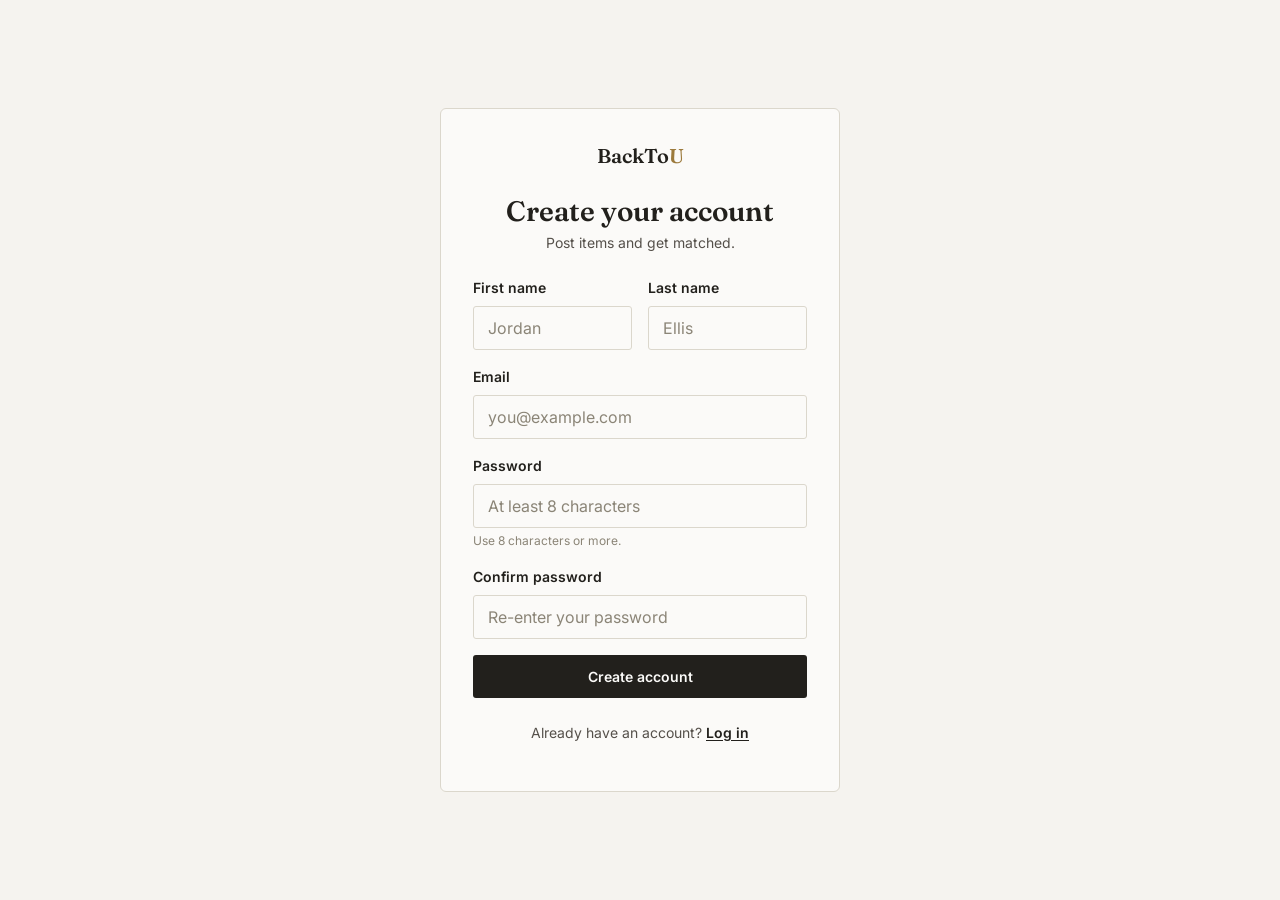
<file: signup.html>
<!DOCTYPE html>
<html lang="en">
<head>
<meta charset="UTF-8">
<meta name="viewport" content="width=device-width, initial-scale=1.0">
<title>BackToU: Sign up</title>
<link rel="stylesheet" href="css/variables.css">
<link rel="stylesheet" href="css/base.css">
<link rel="stylesheet" href="css/components.css">
<link rel="stylesheet" href="css/auth.css">
<link rel="stylesheet" href="css/forms.css">
</head>
<body>

<div class="auth-shell">
  <div class="auth-card">
    <a href="index.html" class="brand auth-brand">BackTo<span>U</span></a>
    <h1>Create your account</h1>
    <p class="auth-sub">Post items and get matched.</p>

    <div class="alert alert-error" data-form-alert role="alert"></div>

    <form id="signup-form" novalidate>
      <div class="field-row">
        <div class="field" data-field="first_name">
          <label for="first_name">First name</label>
          <input type="text" id="first_name" name="first_name" placeholder="Jordan" autocomplete="given-name" required>
          <p class="error">Enter your first name.</p>
        </div>
        <div class="field" data-field="last_name">
          <label for="last_name">Last name</label>
          <input type="text" id="last_name" name="last_name" placeholder="Ellis" autocomplete="family-name" required>
          <p class="error">Enter your last name.</p>
        </div>
      </div>

      <div class="field" data-field="email">
        <label for="email">Email</label>
        <input type="email" id="email" name="email" placeholder="you@example.com" autocomplete="email" required>
        <p class="error">Enter a valid email address.</p>
      </div>

      <div class="field" data-field="password">
        <label for="password">Password</label>
        <input type="password" id="password" name="password" placeholder="At least 8 characters" autocomplete="new-password" required>
        <p class="hint">Use 8 characters or more.</p>
        <p class="error">Password must be at least 8 characters.</p>
      </div>

      <div class="field" data-field="confirm">
        <label for="confirm">Confirm password</label>
        <input type="password" id="confirm" name="confirm" placeholder="Re-enter your password" autocomplete="new-password" required>
        <p class="error">Passwords don't match.</p>
      </div>

      <button type="submit" class="btn btn-primary btn-block">
        <span data-btn-label>Create account</span>
      </button>
    </form>

    <p class="auth-switch">Already have an account? <a href="login.html">Log in</a></p>
  </div>
</div>

<script src="js/utils.js"></script>
<script src="js/models.js"></script>
<script src="js/api.js"></script>
<script src="js/auth.js"></script>
<script src="js/signup.js"></script>
</body>
</html>
</file>
<file: css/variables.css>
/* =========================================================
   Design tokens
   Palette: warm stone neutrals + two muted status colors
   (rust for "lost", moss for "found"), brass as the single
   accent, echoing a physical claim-tag, not a generic brand.
   ========================================================= */
:root{
  /* Neutrals */
  --stone-0:   #FBFAF8;
  --stone-50:  #F5F3EF;
  --stone-100: #EAE7E0;
  --stone-200: #DBD7CC;
  --stone-300: #C2BCAC;
  --stone-500: #8B8577;
  --stone-700: #55504A;
  --stone-800: #38352F;
  --stone-900: #22201C;

  /* Status / accent */
  --brass:        #9C7A3C;
  --brass-ink:    #FBFAF8;
  --lost-rust:    #A24E3A;
  --lost-rust-bg: #F5E4DE;
  --found-moss:   #4C6656;
  --found-moss-bg:#E4EAE2;

  /* Returned: a cool blue, deliberately outside the warm stone range so a
     closed case reads as a different kind of state, not a third category. */
  --returned-bg:           #E6ECF3;
  --returned-border:       #C9D5E3;
  --returned-strong:       #3E5A78;
  --returned-text:         #1F3348;
  --returned-text-muted:   #3F5670;
  --returned-label:        #34506E;
  --returned-label-border: #9FB2C9;

  /* Semantic */
  --bg:          var(--stone-50);
  --surface:     var(--stone-0);
  --border:      var(--stone-200);
  --ink:         var(--stone-900);
  --ink-muted:   var(--stone-700);
  --ink-faint:   var(--stone-500);
  --focus-ring:  #2E5C4E;

  /* Type */
  --font-display: 'Fraunces', 'Iowan Old Style', serif;
  --font-body: 'Inter', -apple-system, BlinkMacSystemFont, 'Segoe UI', sans-serif;
  --font-tag: 'IBM Plex Mono', ui-monospace, SFMono-Regular, monospace;

  /* Scale */
  --step-xs: 0.75rem;
  --step-sm: 0.875rem;
  --step-base: 1rem;
  --step-md: 1.25rem;
  --step-lg: 1.75rem;
  --step-xl: 2.5rem;
  --step-2xl: 3.5rem;

  /* Space */
  --space-1: 4px;
  --space-2: 8px;
  --space-3: 12px;
  --space-4: 16px;
  --space-5: 24px;
  --space-6: 32px;
  --space-7: 48px;
  --space-8: 64px;

  /* Shape */
  --radius-sm: 3px;
  --radius-md: 6px;
  --radius-tag: 10px;
  --border-w: 1px;

  --content-width: 1120px;
}
</file>
<file: css/base.css>
@import url('https://fonts.googleapis.com/css2?family=Fraunces:opsz,wght@9..144,400;9..144,500;9..144,600&family=Inter:wght@400;500;600;700&family=IBM+Plex+Mono:wght@500&display=swap');

*, *::before, *::after{ box-sizing: border-box; }

html{ color-scheme: light; }

body{
  margin: 0;
  background: var(--bg);
  color: var(--ink);
  font-family: var(--font-body);
  font-size: var(--step-base);
  line-height: 1.5;
  -webkit-font-smoothing: antialiased;
}

img{ max-width: 100%; display: block; }

a{ color: inherit; text-decoration: none; }

h1,h2,h3,h4{
  font-family: var(--font-display);
  font-weight: 600;
  line-height: 1.15;
  margin: 0 0 var(--space-3);
  color: var(--ink);
}

h1{ font-size: var(--step-2xl); }
h2{ font-size: var(--step-xl); }
h3{ font-size: var(--step-lg); }

p{ margin: 0 0 var(--space-4); color: var(--ink-muted); max-width: 62ch; }

ul{ margin: 0; padding: 0; list-style: none; }

button, input, textarea, select{ font-family: inherit; font-size: inherit; color: inherit; }

button{ cursor: pointer; }

/* Visible keyboard focus everywhere */
:focus-visible{
  outline: 2px solid var(--focus-ring);
  outline-offset: 2px;
}

.container{
  max-width: var(--content-width);
  margin: 0 auto;
  padding: 0 var(--space-5);
}

.visually-hidden{
  position: absolute;
  width: 1px; height: 1px;
  overflow: hidden;
  clip: rect(0,0,0,0);
  white-space: nowrap;
}

@media (prefers-reduced-motion: reduce){
  *{ animation-duration: 0.001ms !important; transition-duration: 0.001ms !important; }
}
</file>
<file: css/components.css>
/* ---------- Buttons ---------- */
.btn{
  display: inline-flex;
  align-items: center;
  justify-content: center;
  gap: var(--space-2);
  padding: 12px 22px;
  border-radius: var(--radius-sm);
  border: var(--border-w) solid transparent;
  font-weight: 600;
  font-size: var(--step-sm);
  transition: background-color .15s ease, border-color .15s ease, color .15s ease;
}

.btn-primary{
  background: var(--ink);
  color: var(--stone-0);
}
.btn-primary:hover{ background: var(--stone-800); }

.btn-accent{
  background: var(--brass);
  color: var(--brass-ink);
}
.btn-accent:hover{ background: #876a34; }

.btn-ghost{
  background: transparent;
  border-color: var(--border);
  color: var(--ink);
}
.btn-ghost:hover{ border-color: var(--stone-500); }

.btn-danger{
  background: var(--lost-rust);
  color: var(--stone-0);
}
.btn-danger:hover{ background: #8a3f2e; }

.btn-block{ width: 100%; }

.btn-sm{ padding: 8px 14px; font-size: var(--step-xs); }

/* ---------- Form fields ---------- */
.field{ margin-bottom: var(--space-4); }

.field label{
  display: block;
  font-size: var(--step-sm);
  font-weight: 600;
  margin-bottom: var(--space-2);
  color: var(--ink);
}

.field .hint{
  font-size: var(--step-xs);
  color: var(--ink-faint);
  margin-top: var(--space-1);
}

.field .error{
  font-size: var(--step-xs);
  color: var(--lost-rust);
  margin-top: var(--space-1);
  display: none;
}

.field.has-error .error{ display: block; }
.field.has-error input,
.field.has-error textarea{ border-color: var(--lost-rust); }

input[type="text"],
input[type="email"],
input[type="password"],
input[type="date"],
input[type="search"],
textarea,
select{
  width: 100%;
  padding: 11px 14px;
  background: var(--surface);
  border: var(--border-w) solid var(--border);
  border-radius: var(--radius-sm);
  color: var(--ink);
}

textarea{ resize: vertical; min-height: 110px; }

input::placeholder, textarea::placeholder{ color: var(--ink-faint); }

.radio-row{ display: flex; gap: var(--space-3); }

.radio-card{
  flex: 1;
  border: var(--border-w) solid var(--border);
  border-radius: var(--radius-sm);
  padding: var(--space-3) var(--space-4);
  cursor: pointer;
  position: relative;
}
.radio-card input{ position: absolute; opacity: 0; inset: 0; width: 100%; height: 100%; margin: 0; cursor: pointer; }
.radio-card .kind{ font-weight: 700; font-family: var(--font-display); font-size: var(--step-md); }
.radio-card .desc{ font-size: var(--step-xs); color: var(--ink-faint); }
.radio-card:has(input:checked){
  border-color: var(--ink);
  background: var(--stone-100);
}

/* ---------- Search bar ---------- */
.search-bar{
  display: flex;
  align-items: center;
  gap: var(--space-3);
  background: var(--surface);
  border: var(--border-w) solid var(--border);
  border-radius: var(--radius-md);
  padding: 6px 6px 6px 16px;
}
.search-bar svg{ flex: none; color: var(--ink-faint); }
.search-bar input{ border: none; padding: 10px 0; background: transparent; }
.search-bar input:focus-visible{ outline: none; }
.search-bar .btn{ flex: none; }

/* ---------- Badges ---------- */
.badge{
  display: inline-flex;
  align-items: center;
  gap: 6px;
  font-family: var(--font-tag);
  font-size: var(--step-xs);
  padding: 4px 10px;
  border-radius: 999px;
  white-space: nowrap;
}
.badge::before{ content:""; width: 6px; height: 6px; border-radius: 50%; background: currentColor; }
.badge-found{ background: var(--found-moss-bg); color: var(--found-moss); }
.badge-lost{ background: var(--lost-rust-bg); color: var(--lost-rust); }
.badge-returned{ background: var(--stone-100); color: var(--ink-muted); }
/* The returned badge carries an inline check instead of the shared dot. */
.badge-returned::before{ content: none; }

/* ---------- Claim-tag card ---------- */
.tag-card{
  display: block;
  background: var(--surface);
  border: var(--border-w) solid var(--border);
  border-radius: var(--radius-tag);
  padding: var(--space-4);
  position: relative;
  transition: border-color .15s ease, transform .15s ease;
}
.tag-card:hover{ border-color: var(--stone-500); transform: translateY(-2px); }

.tag-card--muted{ opacity: 0.55; }

.tag-card .tag-hole{
  position: absolute;
  top: var(--space-4);
  right: var(--space-4);
  width: 16px; height: 16px;
  border-radius: 50%;
  border: 2px solid var(--border);
  background: var(--bg);
}

.tag-card .tag-thumb{
  width: 100%;
  aspect-ratio: 4/3;
  border-radius: var(--radius-sm);
  background: var(--stone-100);
  margin-bottom: var(--space-3);
  display: flex;
  align-items: center;
  justify-content: center;
  color: var(--stone-300);
  overflow: hidden;
}
.tag-card .tag-thumb img{ width: 100%; height: 100%; object-fit: cover; }

.tag-card .tag-info{
  min-height: 92px;
}

.tag-card h3{
  font-size: var(--step-md);
  line-height: 1.2;
  margin-bottom: 2px;
  padding-right: 24px;
  display: -webkit-box;
  -webkit-line-clamp: 2;
  -webkit-box-orient: vertical;
  overflow: hidden;
  text-overflow: ellipsis;
}

.tag-card .tag-meta{
  font-size: var(--step-xs);
  line-height: 1.4;
  color: var(--ink-faint);
  margin-top: var(--space-2);
  display: -webkit-box;
  -webkit-line-clamp: 2;
  -webkit-box-orient: vertical;
  overflow: hidden;
  text-overflow: ellipsis;
}

.tag-card .tag-perf{
  border-top: 1px dashed var(--border);
  margin: var(--space-3) 0;
}

.tag-card .tag-badges{
  display: flex;
  flex-wrap: wrap;
  align-items: center;
  justify-content: space-between;
  gap: var(--space-2);
}

.tag-card .tag-posted{
  font-size: var(--step-xs);
  color: var(--ink-faint);
  white-space: nowrap;
}

.card-grid{
  display: grid;
  grid-template-columns: repeat(auto-fill, minmax(240px, 1fr));
  gap: var(--space-5);
}

/* ---------- Empty state ---------- */
.empty-state{
  text-align: center;
  padding: var(--space-8) var(--space-4);
  border: 1px dashed var(--border);
  border-radius: var(--radius-md);
  color: var(--ink-muted);
}
.empty-state h3{ margin-bottom: var(--space-2); }

/* ---------- Alert / banner ---------- */
.alert{
  padding: var(--space-3) var(--space-4);
  border-radius: var(--radius-sm);
  font-size: var(--step-sm);
  margin-bottom: var(--space-4);
  border: 1px solid transparent;
  display: none;
}
.alert.is-visible{ display: block; }
.alert-error{ background: var(--lost-rust-bg); color: var(--lost-rust); border-color: #e3c3b7; }
.alert-success{ background: var(--found-moss-bg); color: var(--found-moss); border-color: #c7d5c1; }

/* ---------- App header + burger nav (authenticated pages) ---------- */
.app-header{
  border-bottom: var(--border-w) solid var(--border);
  background: var(--surface);
  position: sticky;
  top: 0;
  z-index: 40;
}
.app-header-inner{
  display: flex;
  align-items: center;
  gap: var(--space-5);
  padding: var(--space-3) 0;
}
.brand{
  font-family: var(--font-display);
  font-weight: 600;
  font-size: var(--step-md);
  flex: none;
}
.brand span{ color: var(--brass); }

.app-header .search-bar{ flex: 1; max-width: 480px; }

.header-spacer{ flex: 1; }

.burger-btn{
  flex: none;
  width: 42px; height: 42px;
  border-radius: var(--radius-sm);
  border: var(--border-w) solid var(--border);
  background: var(--surface);
  display: flex;
  align-items: center;
  justify-content: center;
}
.burger-btn:hover{ border-color: var(--stone-500); }
.burger-btn svg{ pointer-events: none; }

.nav-scrim{
  position: fixed; inset: 0;
  background: rgba(34,32,28,0.35);
  opacity: 0;
  pointer-events: none;
  transition: opacity .2s ease;
  z-index: 45;
}
.nav-scrim.is-open{ opacity: 1; pointer-events: auto; }

.nav-drawer{
  position: fixed;
  top: 0; right: 0;
  height: 100%;
  width: min(320px, 86vw);
  background: var(--surface);
  border-left: var(--border-w) solid var(--border);
  transform: translateX(100%);
  transition: transform .25s ease;
  z-index: 50;
  display: flex;
  flex-direction: column;
  padding: var(--space-5);
}
.nav-drawer.is-open{ transform: translateX(0); }

.nav-drawer-head{
  display: flex;
  align-items: center;
  justify-content: space-between;
  margin-bottom: var(--space-6);
}
.nav-close{
  width: 36px; height: 36px;
  border-radius: var(--radius-sm);
  border: var(--border-w) solid var(--border);
  background: transparent;
  display: flex; align-items: center; justify-content: center;
}

.nav-links li + li{ margin-top: var(--space-1); }
.nav-links a{
  display: flex;
  align-items: center;
  gap: var(--space-3);
  padding: var(--space-3);
  border-radius: var(--radius-sm);
  font-weight: 600;
  color: var(--ink-muted);
}
.nav-links a:hover, .nav-links a.is-active{
  background: var(--stone-100);
  color: var(--ink);
}
.nav-links svg{ flex: none; color: var(--ink-faint); }

.nav-foot{
  margin-top: auto;
  border-top: var(--border-w) solid var(--border);
  padding-top: var(--space-4);
}
.nav-user{
  display: flex; align-items: center; gap: var(--space-3);
  margin-bottom: var(--space-3);
}
.nav-avatar{
  width: 36px; height: 36px; border-radius: 50%;
  background: var(--stone-100);
  display: flex; align-items: center; justify-content: center;
  font-family: var(--font-tag); font-size: var(--step-xs);
  color: var(--ink-muted);
}
.nav-user-name{ font-weight: 600; font-size: var(--step-sm); }
.nav-user-email{ font-size: var(--step-xs); color: var(--ink-faint); }

.nav-guest-copy{
  font-size: var(--step-sm);
  color: var(--ink-muted);
  margin: 0 0 var(--space-3);
}
.nav-guest-actions{
  display: flex;
  flex-direction: column;
  gap: var(--space-2);
}

/* ---------- Filter chips ---------- */
.chip-row{ display: flex; gap: var(--space-2); flex-wrap: wrap; }
.chip{
  padding: 7px 14px;
  border-radius: 999px;
  border: var(--border-w) solid var(--border);
  font-size: var(--step-xs);
  font-weight: 600;
  color: var(--ink-muted);
  background: var(--surface);
}
.chip.is-active{ background: var(--ink); color: var(--stone-0); border-color: var(--ink); }

@media (max-width: 640px){
  .app-header .search-bar{ display: none; }
  .app-header.has-mobile-search .search-bar-mobile{ display: flex; }
}

/* ---------- Confirm dialog ---------- */
/* Used for actions that cannot be undone from the UI, so the copy has room
   to say what the action closes off, not just "are you sure?". */
.confirm-dialog{
  width: min(440px, calc(100vw - var(--space-6)));
  padding: 0;
  border: var(--border-w) solid var(--border);
  border-radius: var(--radius-md);
  background: var(--surface);
  color: var(--ink);
}
.confirm-dialog::backdrop{ background: rgb(34 32 28 / .45); }

.confirm-dialog-body{ padding: var(--space-6); }

.confirm-dialog-title{
  margin: 0 0 var(--space-3);
  font-family: var(--font-display);
  font-size: var(--step-md);
  font-weight: 600;
}

.confirm-dialog-copy{
  margin: 0 0 var(--space-2);
  color: var(--ink-muted);
  font-size: var(--step-sm);
  line-height: 1.55;
}
/* The last line carries the gap down to the buttons, so the sentences above
   it stay tight together instead of drifting apart. */
.confirm-dialog-copy:last-of-type{ margin-bottom: var(--space-6); }

.confirm-dialog-actions{
  display: flex;
  justify-content: flex-end;
  gap: var(--space-3);
}

/* Stacked on a narrow screen, with the confirming button on top so the
   thumb does not land on it by habit. */
@media (max-width: 460px){
  .confirm-dialog-actions{ flex-direction: column-reverse; }
  .confirm-dialog-actions .btn{ width: 100%; }
}
</file>
<file: css/landing.css>
.landing-header{ border-bottom: 1px solid var(--border); }
.landing-header-inner{
  display: flex; align-items: center; justify-content: space-between;
  padding: var(--space-4) 0;
}
.landing-nav{ display: flex; gap: var(--space-3); align-items: center; }

.hero{ padding: var(--space-8) 0 var(--space-7); }
.hero-inner{
  display: grid;
  grid-template-columns: 1.1fr 0.9fr;
  gap: var(--space-7);
  align-items: center;
}
.hero-copy h1{ font-size: clamp(2.2rem, 4vw, 3.4rem); max-width: 14ch; }
.hero-lede{ font-size: var(--step-md); max-width: 42ch; }
.hero-actions{ display: flex; gap: var(--space-3); margin-top: var(--space-5); flex-wrap: wrap; }
.hero-art{ justify-self: center; width: 100%; max-width: 320px; }

.how{ padding: var(--space-7) 0; background: var(--surface); border-top: 1px solid var(--border); border-bottom: 1px solid var(--border); }
.how h2{ margin-bottom: var(--space-6); }
.how-steps{
  display: grid;
  grid-template-columns: repeat(3, 1fr);
  gap: var(--space-6);
  list-style: none;
  margin: 0;
  padding: 0;
}
.how-num{
  display: inline-flex;
  align-items: center; justify-content: center;
  width: 34px; height: 34px;
  border-radius: 50%;
  border: 1px solid var(--border);
  font-family: var(--font-tag);
  font-size: var(--step-sm);
  color: var(--ink-muted);
  margin-bottom: var(--space-3);
}
.how-steps h3{ font-size: var(--step-md); }
.how-steps p{ font-size: var(--step-sm); }

.cta-band{ padding: var(--space-8) 0; }
.cta-band-inner{ text-align: center; max-width: 560px; margin: 0 auto; }
.cta-band-inner p{ margin: 0 auto var(--space-5); }

.landing-footer{
  border-top: 1px solid var(--border);
  padding: var(--space-5) 0;
  text-align: center;
}
.landing-footer p{ font-size: var(--step-xs); color: var(--ink-faint); margin: 0; max-width: none; }

@media (max-width: 800px){
  .hero-inner{ grid-template-columns: 1fr; }
  .hero-art{ order: -1; max-width: 260px; }
  .how-steps{ grid-template-columns: 1fr; }
}
</file>
<file: css/app.css>
.app-main{ padding: var(--space-6) 0 var(--space-8); }

.page-head{
  display: flex;
  align-items: flex-end;
  justify-content: space-between;
  gap: var(--space-4);
  margin-bottom: var(--space-5);
  flex-wrap: wrap;
}
.page-head h1{ font-size: var(--step-xl); margin-bottom: var(--space-1); }
.page-head p{ margin: 0; }

.section-toolbar{
  display: flex;
  align-items: center;
  justify-content: space-between;
  gap: var(--space-4);
  margin-bottom: var(--space-5);
  flex-wrap: wrap;
}

.mobile-search{ display: none; margin-bottom: var(--space-5); }

.results-count{
  font-family: var(--font-tag);
  font-size: var(--step-xs);
  color: var(--ink-faint);
  margin-bottom: var(--space-4);
}

@media (max-width: 640px){
  .mobile-search{ display: block; }
}
</file>
<file: css/forms.css>
.form-shell{
  max-width: 640px;
}

.hint-inline{
  font-weight: 400;
  color: var(--ink-faint);
  font-size: var(--step-xs);
}

.form-card{
  background: var(--surface);
  border: 1px solid var(--border);
  border-radius: var(--radius-md);
  padding: var(--space-6);
}

.field-row{
  display: grid;
  grid-template-columns: 1fr 1fr;
  gap: var(--space-4);
}

.photo-drop{
  border: 1px dashed var(--border);
  border-radius: var(--radius-sm);
  padding: var(--space-6);
  text-align: center;
  color: var(--ink-faint);
  font-size: var(--step-sm);
  cursor: pointer;
  position: relative;
}
.photo-drop input{
  position: absolute; inset: 0; opacity: 0; cursor: pointer;
}
.photo-drop strong{ color: var(--ink); }

.photo-drop.is-disabled{
  opacity: 0.6;
  cursor: not-allowed;
}

.photo-preview{
  width: 120px;
  height: 120px;
  object-fit: cover;
  border-radius: var(--radius-sm);
  margin-top: var(--space-2);
}
/* The global `img{ display: block }` rule in base.css otherwise overrides
   the hidden attribute's own display:none, since author styles always win
   over the user-agent stylesheet regardless of specificity. */
.photo-preview[hidden]{ display: none; }

.form-actions{
  display: flex;
  justify-content: flex-end;
  gap: var(--space-3);
  margin-top: var(--space-5);
}

@media (max-width: 560px){
  .field-row{ grid-template-columns: 1fr; }
}
</file>
<file: css/details.css>
.details-shell{
  max-width: 760px;
}

.back-link{
  display: inline-flex;
  align-items: center;
  gap: 6px;
  font-size: var(--step-sm);
  color: var(--ink-muted);
  margin-bottom: var(--space-5);
}
.back-link:hover{ color: var(--ink); }

.details-card{
  background: var(--surface);
  border: 1px solid var(--border);
  border-radius: var(--radius-tag);
  padding: var(--space-6);
  position: relative;
}
.details-card .tag-hole{
  position: absolute; top: var(--space-5); right: var(--space-5);
  width: 20px; height: 20px; border-radius: 50%;
  border: 2px solid var(--border); background: var(--bg);
}

.details-top{
  display: flex;
  gap: var(--space-5);
  margin-bottom: var(--space-5);
}
.details-gallery{
  width: 320px;
  flex: none;
}
.details-thumb{
  width: 100%; height: 260px;
  border-radius: var(--radius-sm);
  background: var(--stone-100);
  display: flex; align-items: center; justify-content: center;
  color: var(--stone-300);
  overflow: hidden;
}
.details-thumb img{ width: 100%; height: 100%; object-fit: cover; }

.details-title{
  padding-right: 30px;
  margin-bottom: var(--space-2);
  font-size: clamp(1.5rem, 5vw, 2.25rem);
}

/* ---------- Returned state ---------- */
/* The banner runs to the card's edges, so the card gives up its own top
   padding and the banner pulls out over the side padding instead. */
.details-card--returned{ padding-top: 0; }
.details-card--returned .details-title{ padding-right: 0; }

.details-closed-banner{
  display: flex;
  align-items: center;
  gap: var(--space-4);
  margin: 0 calc(-1 * var(--space-6)) var(--space-5);
  padding: var(--space-5) var(--space-6);
  background: var(--returned-bg);
  border-bottom: 1px solid var(--returned-border);
  border-radius: var(--radius-tag) var(--radius-tag) 0 0;
}
.details-closed-mark{
  flex: none;
  display: flex;
  align-items: center;
  justify-content: center;
  width: 40px; height: 40px;
  border-radius: 50%;
  background: var(--returned-strong);
  color: var(--stone-0);
}
.details-closed-copy{
  flex: 1 1 auto;
  min-width: 0;
}
.details-closed-copy strong{
  display: block;
  color: var(--returned-text);
}
.details-closed-copy span{
  display: block;
  color: var(--returned-text-muted);
  font-size: var(--step-sm);
  line-height: 1.5;
}
.details-case-label{
  flex: none;
  font-family: var(--font-tag);
  font-size: var(--step-xs);
  letter-spacing: 1px;
  text-transform: uppercase;
  color: var(--returned-label);
  padding: 6px 10px;
  border: 1px solid var(--returned-label-border);
  border-radius: var(--radius-md);
}

/* The photo is dimmed, the text beside it is not: a closed case still has to
   be readable. Scoped to the image so it cannot leak onto the copy. */
.details-card--returned .details-thumb img{
  opacity: .55;
}

.details-timeline{
  margin-top: var(--space-4);
  padding: var(--space-4);
  background: var(--bg);
  border: 1px solid var(--border);
  border-radius: var(--radius-tag);
}
.details-timeline-row{
  display: flex;
  align-items: center;
  gap: var(--space-3);
  font-size: var(--step-sm);
  color: var(--ink-muted);
}
/* Dots and the connector share one 12px column so they line up vertically
   even though the closed step's dot is larger. */
.details-timeline-dot,
.details-timeline-rail{
  flex: none;
  width: 12px;
  display: flex;
  justify-content: center;
}
.details-timeline-dot::before{
  content: "";
  width: 10px; height: 10px;
  border-radius: 50%;
  background: var(--stone-300);
}
.details-timeline-rail::before{
  content: "";
  width: 2px; height: 18px;
  background: var(--border);
}
.details-timeline-row--done{
  color: var(--returned-text);
  font-weight: 600;
}
.details-timeline-row--done .details-timeline-dot::before{
  width: 12px; height: 12px;
  background: var(--returned-strong);
}
.details-timeline-label{ flex: 1 1 auto; }
.details-timeline-date{ font-variant-numeric: tabular-nums; }
.details-timeline-foot{
  margin: var(--space-3) 0 0;
  padding-top: var(--space-2);
  border-top: 1px dashed var(--border);
  font-size: var(--step-xs);
  color: var(--ink-muted);
}

.details-poster-actions{
  display: flex;
  align-items: center;
  flex-wrap: wrap;
  gap: var(--space-4);
}
/* A div, not a span: `.details-poster span` would otherwise force this
   block and repaint it in the faint label colour. */
.details-messaging-closed{
  display: inline-flex;
  align-items: center;
  gap: var(--space-2);
  font-size: var(--step-sm);
  color: var(--ink-muted);
}
.details-returned-cta{
  min-height: 44px;
  border-color: var(--ink);
}

.details-facts{
  display: grid;
  grid-template-columns: 1fr 1fr;
  gap: var(--space-3) var(--space-5);
  margin: var(--space-5) 0;
  padding: var(--space-4) 0;
  border-top: 1px dashed var(--border);
  border-bottom: 1px dashed var(--border);
}
.details-fact dt{
  font-size: var(--step-xs);
  color: var(--ink-faint);
  margin-bottom: 2px;
}
.details-fact dd{
  margin: 0;
  font-weight: 600;
}

.details-description h2{
  font-size: var(--step-md);
  margin-bottom: var(--space-2);
}
.details-description p{
  white-space: pre-wrap;
}

.details-poster{
  display: flex;
  align-items: center;
  justify-content: space-between;
  gap: var(--space-4);
  margin-top: var(--space-5);
  padding-top: var(--space-4);
  border-top: 1px dashed var(--border);
}
.details-poster span{
  display: block;
  color: var(--ink-faint);
  font-size: var(--step-xs);
  margin-bottom: 2px;
}
.details-poster strong{ display: block; }
.details-poster .btn:disabled{
  cursor: not-allowed;
  opacity: .55;
}

.details-actions{
  display: flex;
  gap: var(--space-3);
  flex-wrap: wrap;
  margin-top: var(--space-5);
}
.details-actions[hidden]{ display: none; }
.details-actions .btn[hidden]{ display: none; }
.details-actions .btn:disabled{
  cursor: not-allowed;
  opacity: .55;
}

.details-loading, .details-error{
  padding: var(--space-8) 0;
  text-align: center;
  color: var(--ink-muted);
}

@media (max-width: 560px){
  .details-top{ flex-direction: column; }
  .details-gallery{ width: 100%; }
  .details-thumb{ height: 260px; }
  .details-closed-banner{
    flex-wrap: wrap;
    gap: var(--space-3);
    padding: var(--space-4) var(--space-5);
    margin-inline: calc(-1 * var(--space-6));
  }
  .details-facts{ grid-template-columns: 1fr; }
  .details-poster{ align-items: stretch; flex-direction: column; }
}
</file>
<file: css/auth.css>
.auth-shell{
  min-height: 100vh;
  display: flex;
  align-items: center;
  justify-content: center;
  padding: var(--space-6) var(--space-4);
}

.auth-card{
  width: 100%;
  max-width: 400px;
  background: var(--surface);
  border: 1px solid var(--border);
  border-radius: var(--radius-md);
  padding: var(--space-6);
}

.auth-brand{
  display: block;
  text-align: center;
  font-family: var(--font-display);
  font-weight: 600;
  font-size: var(--step-md);
  margin-bottom: var(--space-5);
}
.auth-brand span{ color: var(--brass); }

.auth-card h1{
  font-size: var(--step-lg);
  text-align: center;
  margin-bottom: var(--space-1);
}
.auth-sub{
  text-align: center;
  font-size: var(--step-sm);
  margin-bottom: var(--space-5);
}

.auth-switch{
  text-align: center;
  font-size: var(--step-sm);
  color: var(--ink-muted);
  margin-top: var(--space-5);
}
.auth-switch a{ font-weight: 600; color: var(--ink); text-decoration: underline; text-underline-offset: 2px; }

.auth-back{
  display: inline-flex;
  align-items: center;
  gap: 6px;
  font-size: var(--step-xs);
  color: var(--ink-faint);
  margin-bottom: var(--space-5);
}
</file>
<file: css/dashboard.css>
.dash-section{ margin-bottom: var(--space-7); }
.dash-section:last-child{ margin-bottom: 0; }

.dash-section-head{
  display: flex;
  align-items: baseline;
  justify-content: space-between;
  gap: var(--space-4);
  margin-bottom: var(--space-4);
  padding-bottom: var(--space-3);
  border-bottom: 1px solid var(--border);
}
.dash-section-head h2{ font-size: var(--step-lg); margin: 0; }

.dash-view-all{
  font-size: var(--step-sm);
  font-weight: 600;
  color: var(--ink-muted);
  white-space: nowrap;
}
.dash-view-all:hover{ color: var(--ink); }

@media (max-width: 560px){
  .dash-section-head{
    flex-direction: column;
    align-items: flex-start;
    gap: var(--space-1);
  }
}
</file>
<file: css/matches.css>
/* ---------- Filters ---------- */
.match-filters{ margin-bottom: var(--space-4); }
.match-filters[hidden]{ display: none; }
.match-filters .chip{
  cursor: pointer;
  transition: background-color .15s ease, border-color .15s ease, color .15s ease;
}
.match-filters .chip:not(.is-active):hover{ border-color: var(--stone-500); color: var(--ink); }
.chip-count{
  font-family: var(--font-tag);
  margin-left: var(--space-1);
  opacity: .7;
}

/* ---------- One report and its suggestions ---------- */
.match-group{ margin-bottom: var(--space-7); }
.match-group:last-child{ margin-bottom: 0; }

/* The user's own report. It sits on a flat stone panel instead of a claim-tag
   card so it reads as the heading of the group, not as one more suggestion. */
.match-source{
  display: flex;
  align-items: center;
  gap: var(--space-4);
  padding: var(--space-4);
  margin-bottom: var(--space-4);
  background: var(--stone-100);
  border-left: 3px solid var(--stone-300);
  border-radius: var(--radius-sm);
}
.match-source--lost{ border-left-color: var(--lost-rust); }
.match-source--found{ border-left-color: var(--found-moss); }

.match-source-thumb{
  flex: none;
  width: 64px; height: 64px;
  display: flex;
  align-items: center;
  justify-content: center;
  overflow: hidden;
  background: var(--surface);
  border: 1px solid var(--border);
  border-radius: var(--radius-sm);
}
.match-source-thumb img{ width: 100%; height: 100%; object-fit: cover; }

.match-source-body{ flex: 1 1 auto; min-width: 0; }

.match-source-label{
  font-family: var(--font-tag);
  font-size: var(--step-xs);
  letter-spacing: 1px;
  text-transform: uppercase;
  color: var(--ink-muted);
  margin-bottom: 2px;
}
.match-source--lost .match-source-label{ color: var(--lost-rust); }
.match-source--found .match-source-label{ color: var(--found-moss); }

.match-source-title{
  font-size: var(--step-md);
  line-height: 1.2;
  margin: 0 0 2px;
  white-space: nowrap;
  overflow: hidden;
  text-overflow: ellipsis;
}
.match-source-meta{
  font-size: var(--step-xs);
  color: var(--ink-muted);
  white-space: nowrap;
  overflow: hidden;
  text-overflow: ellipsis;
}

.match-source-link{
  flex: none;
  font-size: var(--step-sm);
  font-weight: 600;
  color: var(--ink-muted);
  white-space: nowrap;
}
.match-source-link:hover{ color: var(--ink); }

.match-count{
  font-family: var(--font-tag);
  font-size: var(--step-xs);
  color: var(--ink-faint);
  margin-bottom: var(--space-4);
}

/* `.tag-card` sets its own display, which would otherwise beat `hidden`. */
.match-group .tag-card[hidden]{ display: none; }

/* ---------- High-scoring suggestion ---------- */
/* The label sits over the photo's top-left corner (the tag hole has the
   right), so titles stay lined up across a row whether or not a card has it. */
.match-strong{
  position: absolute;
  top: calc(var(--space-4) + var(--space-2));
  left: calc(var(--space-4) + var(--space-2));
  z-index: 1;
  padding: 3px 8px;
  font-family: var(--font-tag);
  font-size: var(--step-xs);
  letter-spacing: 1px;
  text-transform: uppercase;
  color: var(--stone-0);
  background: var(--ink);
  border-radius: var(--radius-sm);
}
.tag-card--strong{ border-color: var(--stone-500); }

/* ---------- Why a card was suggested ---------- */
.match-reasons{
  display: flex;
  flex-wrap: wrap;
  gap: var(--space-2);
}
.match-reason{
  display: inline-flex;
  align-items: center;
  gap: var(--space-1);
  padding: 3px 8px;
  font-size: var(--step-xs);
  font-weight: 500;
  color: var(--ink-muted);
  border: 1px solid var(--border);
  border-radius: var(--radius-sm);
  white-space: nowrap;
}
.match-reason svg{ flex: none; color: var(--brass); }

/* ---------- Report with nothing suggested yet ---------- */
.match-none{
  max-width: none;
  margin: 0;
  padding: var(--space-4);
  border: 1px dashed var(--border);
  border-radius: var(--radius-md);
  font-size: var(--step-sm);
  color: var(--ink-muted);
}

.match-more{ margin-top: var(--space-4); }

.match-empty-action{ margin-top: var(--space-4); }
.empty-state p{ margin-inline: auto; }

/* ---------- Loading ---------- */
.match-skeleton-source,
.match-skeleton-card{
  background: var(--stone-100);
  border-radius: var(--radius-sm);
  animation: match-pulse 1.2s ease-in-out infinite alternate;
}
.match-skeleton-source{ height: 96px; margin-bottom: var(--space-4); }
.match-skeleton-card{ aspect-ratio: 4/5; border-radius: var(--radius-tag); }

@keyframes match-pulse{
  from{ opacity: 1; }
  to{ opacity: .5; }
}

@media (max-width: 560px){
  .match-source{ flex-wrap: wrap; row-gap: var(--space-3); }
  /* The thumb takes 64px plus the gap, the text takes the rest of the row. */
  .match-source-body{ flex-basis: calc(100% - 64px - var(--space-4)); }
  .match-source-title{
    white-space: normal;
    display: -webkit-box;
    -webkit-line-clamp: 2;
    -webkit-box-orient: vertical;
  }
  .match-source-meta{ white-space: normal; }
  .match-source-link{ width: 100%; }
}
</file>
